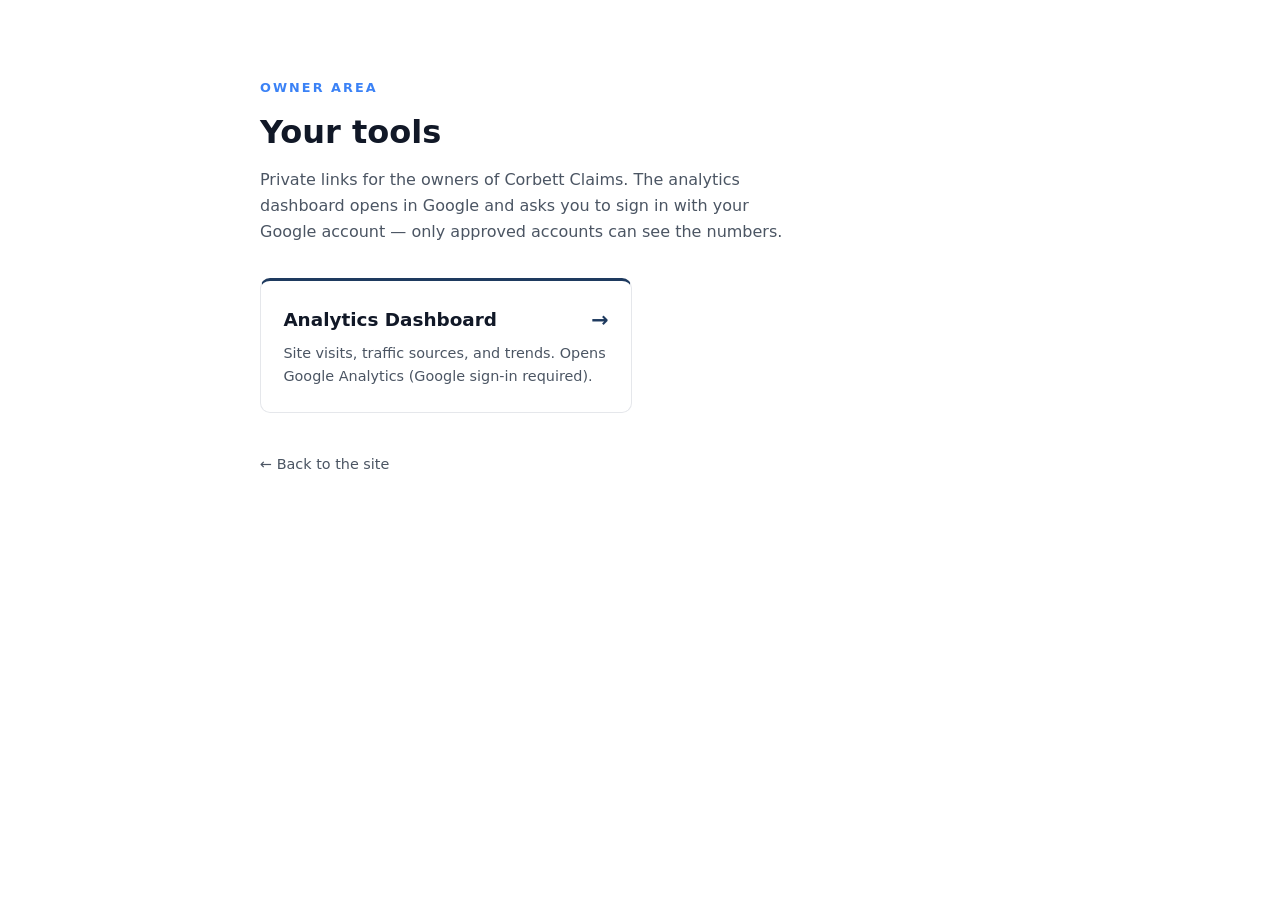
<file: owner.html>
<!DOCTYPE html>
<html lang="en">
<head>
    <meta charset="UTF-8">
    <meta name="viewport" content="width=device-width, initial-scale=1.0">
    <title>Owner Area | Corbett Claims</title>

    <!-- Owner-only hub. Not for the public: kept out of search engines and the sitemap.
         The page itself holds NO analytics data — it only links out to Google's dashboard,
         which sits behind Google sign-in. So even though the URL is technically reachable,
         nothing sensitive is exposed here. -->

    <!-- INTENTIONALLY NO ANALYTICS — TF6 owner decision, 2026-07-21 (PUBLIC-ONLY).
         Do not add analytics.js to this page. Analytics never fires on an owner or
         internal surface, and this page's whole security story is that it holds no
         data. Two independent reasons beyond the policy: the owner's own sessions
         would pollute a very small conversion dataset, and this page currently has
         no <script> element at all.
         Checked at pre-push by scripts/check-analytics-config.sh; ENFORCED at runtime
         by the owner-path guard in analytics.js, which returns before loading any
         vendor script on a path matching /owner/i. The runtime guard is the real
         control — the script is a convenience, because this repo has no CI. -->
    <meta name="robots" content="noindex, nofollow">
    <link rel="canonical" href="https://www.corbettclaims.com/owner.html">
    <link rel="stylesheet" href="/styles.css">
    <style>
        .owner-wrap {
            max-width: 760px;
            margin: 0 auto;
            padding: 4rem 1.5rem 5rem;
        }
        .owner-eyebrow {
            font-size: 0.8rem;
            text-transform: uppercase;
            letter-spacing: 0.16em;
            color: var(--primary-soft);
            font-weight: 600;
            margin-bottom: 0.5rem;
        }
        .owner-wrap h1 {
            font-size: 2rem;
            color: var(--text);
            margin: 0 0 0.5rem;
        }
        .owner-lede {
            color: var(--muted);
            max-width: 52ch;
            margin: 0 0 2rem;
        }
        .owner-grid {
            list-style: none;
            padding: 0;
            margin: 0;
            display: grid;
            grid-template-columns: repeat(auto-fill, minmax(16rem, 1fr));
            gap: 1rem;
        }
        .owner-grid a {
            display: grid;
            grid-template-columns: 1fr auto;
            align-items: center;
            gap: 0.25rem 1rem;
            padding: 1.4rem;
            text-decoration: none;
            border: 1px solid var(--border);
            border-top: 3px solid var(--primary);
            border-radius: 10px;
            background: #fff;
            transition: border-color 0.15s ease, box-shadow 0.15s ease;
        }
        .owner-grid a:hover {
            border-top-color: var(--primary-soft);
            box-shadow: 0 4px 16px rgba(30, 58, 95, 0.1);
        }
        .owner-grid a:focus-visible {
            outline: 2px solid var(--focus-ring);
            outline-offset: 2px;
        }
        .owner-t {
            font-size: 1.15rem;
            font-weight: 700;
            color: var(--text);
        }
        .owner-d {
            grid-column: 1 / -1;
            font-size: 0.9rem;
            color: var(--muted);
        }
        .owner-go {
            color: var(--primary);
            font-size: 1.3rem;
            font-weight: 700;
        }
        .owner-back {
            display: inline-block;
            margin-top: 2.5rem;
            color: var(--muted);
            font-size: 0.9rem;
            text-decoration: none;
        }
        .owner-back:hover {
            color: var(--primary);
            text-decoration: underline;
        }
    </style>
</head>
<body>
    <main class="owner-wrap">
        <p class="owner-eyebrow">Owner Area</p>
        <h1>Your tools</h1>
        <p class="owner-lede">
            Private links for the owners of Corbett Claims. The analytics dashboard opens in
            Google and asks you to sign in with your Google account &mdash; only approved
            accounts can see the numbers.
        </p>

        <ul class="owner-grid" role="list">
            <li>
                <!-- Analytics dashboard.
                     Default target is Google Analytics' own reporting UI (free, behind Google
                     sign-in). For a prettier custom report, build a Looker Studio dashboard from
                     your GA4 data (also free) and paste its share URL below in place of this one.
                     Setup steps: docs/OWNER-VIEW-SETUP.md -->
                <a href="https://analytics.google.com/" target="_blank" rel="noopener noreferrer">
                    <span class="owner-t">Analytics Dashboard</span>
                    <span class="owner-go" aria-hidden="true">&rarr;</span>
                    <span class="owner-d">
                        Site visits, traffic sources, and trends. Opens Google Analytics
                        (Google sign-in required).
                    </span>
                </a>
            </li>
            <!-- Add future owner-only tools here. -->
        </ul>

        <a class="owner-back" href="/">&larr; Back to the site</a>
    </main>
</body>
</html>
</file>
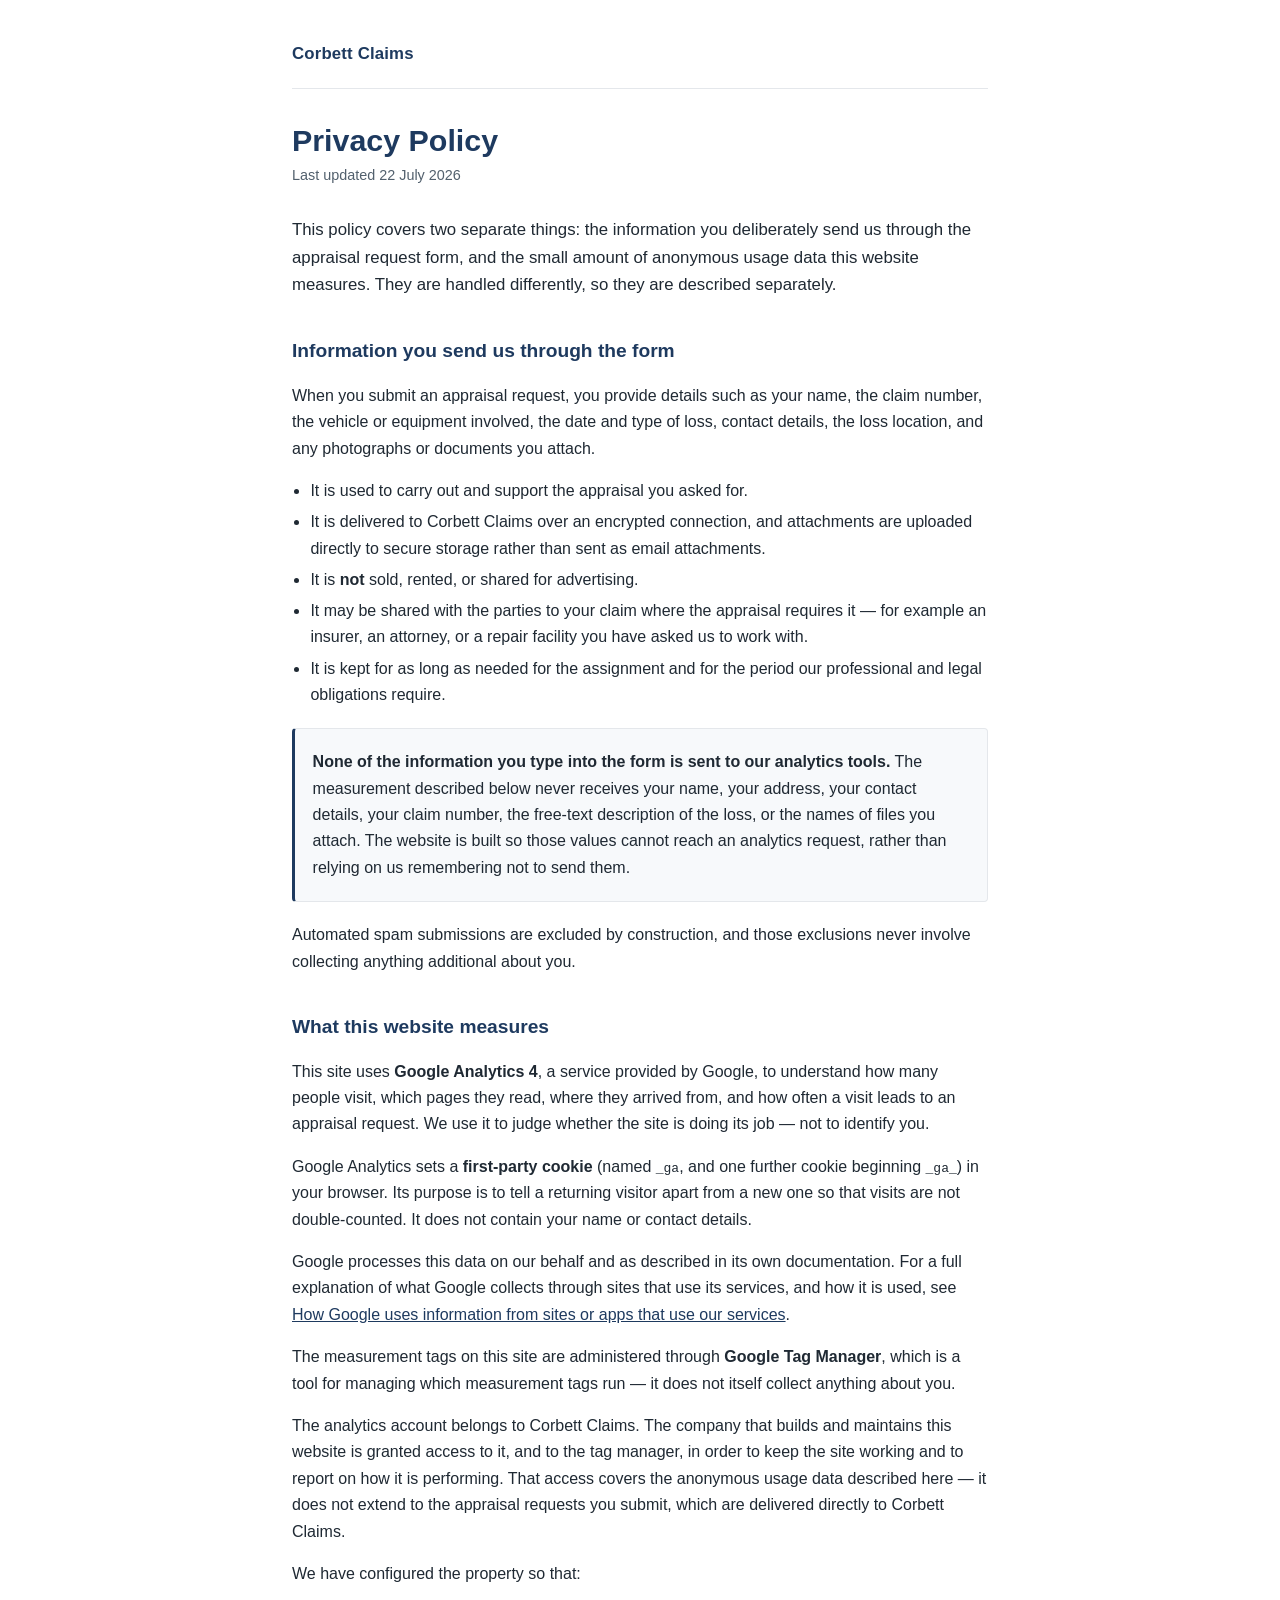
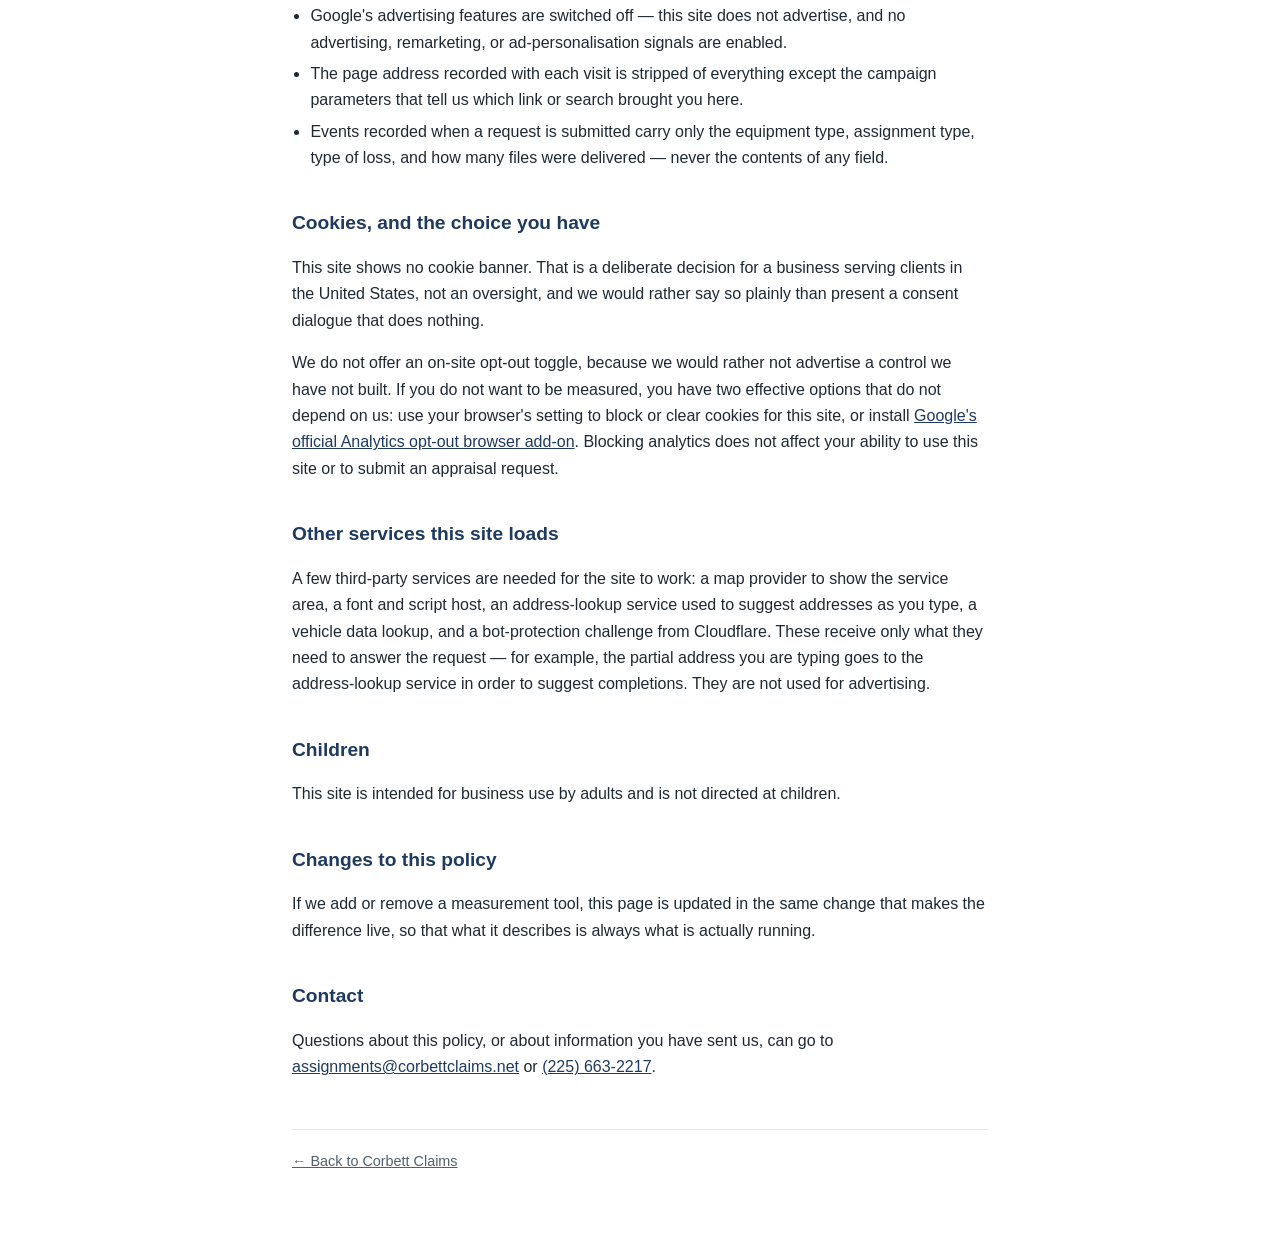
<file: privacy.html>
<!DOCTYPE html>
<html lang="en">
<head>
    <meta charset="UTF-8">
    <meta name="viewport" content="width=device-width, initial-scale=1.0">
    <title>Privacy Policy | Corbett Claims</title>
    <meta name="description" content="How Corbett Claims handles the information you send through this website, and what the site measures.">
    <link rel="canonical" href="https://www.corbettclaims.com/privacy.html">
    <meta name="referrer" content="strict-origin-when-cross-origin">
    <link rel="icon" type="image/svg+xml" href="data:image/svg+xml,%3Csvg xmlns='http://www.w3.org/2000/svg' viewBox='0 0 64 64'%3E%3Crect width='64' height='64' rx='12' fill='%231e3a5f'/%3E%3Ctext x='50%25' y='54%25' text-anchor='middle' dominant-baseline='middle' font-family='Arial, sans-serif' font-weight='800' font-size='32' fill='white'%3ECC%3C/text%3E%3C/svg%3E">
    <!--
      THIS PAGE IS A COMPLIANCE ARTIFACT, NOT MARKETING COPY.

      Google Analytics' terms of service require a posted privacy policy that
      gives notice of cookie use, discloses the use of Google Analytics and how
      it collects and processes data, and links Google's "How Google uses
      information from sites or apps that use our services" page. All three are
      below. Removing any of them puts the GA4 property in breach.

      Two rules for editing this page:

        1. Never promise a control this site does not implement. There is no
           cookie banner and no on-site opt-out toggle, so this page does not
           claim either. A policy that advertises a mechanism that does not
           exist is a false statement on the one page whose entire function is
           being true.

        2. Never describe a tool that is not actually running. Cloudflare Web
           Analytics is wired in analytics.js but is NOT enabled, so it is not
           described here as being in use. If you set CWA_SITE_TOKEN, you must
           update this page in the SAME commit — scripts/check-analytics-config.sh
           fails the push if you don't.

      Keep the description of the spam defences at the level it is at now.
      "Excluded by construction" is the correct amount of detail; naming the
      mechanism or its markup would tell a spammer exactly what to avoid.

      Note that THIS comment is served to the public too — HTML comments are in
      the page source every visitor can read. Do not put anything in here you
      would not put in the visible copy.
    -->
    <style>
        :root { color-scheme: light; --ink:#1f2933; --muted:#52606d; --navy:#1e3a5f; --line:#e4e7eb; }
        * { box-sizing: border-box; }
        body {
            margin: 0; padding: 0;
            font-family: -apple-system, BlinkMacSystemFont, "Segoe UI", Roboto, Helvetica, Arial, sans-serif;
            color: var(--ink); background: #fff; line-height: 1.65;
        }
        .wrap { max-width: 46rem; margin: 0 auto; padding: 2.5rem 1.25rem 4rem; }
        header { border-bottom: 1px solid var(--line); padding-bottom: 1.25rem; margin-bottom: 2rem; }
        .brand { font-weight: 800; color: var(--navy); text-decoration: none; font-size: 1.05rem; letter-spacing: .01em; }
        h1 { font-size: 1.9rem; line-height: 1.25; margin: 1.5rem 0 .35rem; color: var(--navy); }
        h2 { font-size: 1.2rem; margin: 2.25rem 0 .5rem; color: var(--navy); }
        .updated { color: var(--muted); font-size: .9rem; margin: 0 0 1.75rem; }
        p, li { color: var(--ink); }
        ul { padding-left: 1.15rem; }
        li { margin: .3rem 0; }
        a { color: var(--navy); }
        .lede { font-size: 1.05rem; }
        .box { background: #f7f9fb; border: 1px solid var(--line); border-left: 3px solid var(--navy); border-radius: 4px; padding: .9rem 1.1rem; margin: 1.25rem 0; }
        .box p { margin: .35rem 0; }
        footer { border-top: 1px solid var(--line); margin-top: 3rem; padding-top: 1.25rem; color: var(--muted); font-size: .9rem; }
        footer a { color: var(--muted); }
    </style>
    <script src="/analytics.js" defer></script>
</head>
<body>
<div class="wrap">
    <header><a class="brand" href="/">Corbett Claims</a></header>

    <h1>Privacy Policy</h1>
    <p class="updated">Last updated 22 July 2026</p>

    <p class="lede">
        This policy covers two separate things: the information you deliberately send us through the
        appraisal request form, and the small amount of anonymous usage data this website measures.
        They are handled differently, so they are described separately.
    </p>

    <h2>Information you send us through the form</h2>
    <p>
        When you submit an appraisal request, you provide details such as your name, the claim number,
        the vehicle or equipment involved, the date and type of loss, contact details, the loss location,
        and any photographs or documents you attach.
    </p>
    <ul>
        <li>It is used to carry out and support the appraisal you asked for.</li>
        <li>It is delivered to Corbett Claims over an encrypted connection, and attachments are uploaded
            directly to secure storage rather than sent as email attachments.</li>
        <li>It is <strong>not</strong> sold, rented, or shared for advertising.</li>
        <li>It may be shared with the parties to your claim where the appraisal requires it — for example
            an insurer, an attorney, or a repair facility you have asked us to work with.</li>
        <li>It is kept for as long as needed for the assignment and for the period our professional and
            legal obligations require.</li>
    </ul>
    <div class="box">
        <p><strong>None of the information you type into the form is sent to our analytics tools.</strong>
        The measurement described below never receives your name, your address, your contact details, your
        claim number, the free-text description of the loss, or the names of files you attach. The website
        is built so those values cannot reach an analytics request, rather than relying on us remembering
        not to send them.</p>
    </div>
    <p>
        Automated spam submissions are excluded by construction, and those exclusions never involve
        collecting anything additional about you.
    </p>

    <h2>What this website measures</h2>
    <p>
        This site uses <strong>Google Analytics 4</strong>, a service provided by Google, to understand how
        many people visit, which pages they read, where they arrived from, and how often a visit leads to an
        appraisal request. We use it to judge whether the site is doing its job — not to identify you.
    </p>
    <p>
        Google Analytics sets a <strong>first-party cookie</strong> (named <code>_ga</code>, and one further
        cookie beginning <code>_ga_</code>) in your browser. Its purpose is to tell a returning visitor apart
        from a new one so that visits are not double-counted. It does not contain your name or contact
        details.
    </p>
    <p>
        Google processes this data on our behalf and as described in its own documentation. For a full
        explanation of what Google collects through sites that use its services, and how it is used, see
        <a href="https://policies.google.com/technologies/partner-sites" rel="noopener">How Google uses
        information from sites or apps that use our services</a>.
    </p>
    <p>
        The measurement tags on this site are administered through <strong>Google Tag Manager</strong>,
        which is a tool for managing which measurement tags run — it does not itself collect anything
        about you.
    </p>
    <p>
        The analytics account belongs to Corbett Claims. The company that builds and maintains this
        website is granted access to it, and to the tag manager, in order to keep the site working and
        to report on how it is performing. That access covers the anonymous usage data described here —
        it does not extend to the appraisal requests you submit, which are delivered directly to
        Corbett Claims.
    </p>
    <p>We have configured the property so that:</p>
    <ul>
        <li>Google's advertising features are switched off — this site does not advertise, and no
            advertising, remarketing, or ad-personalisation signals are enabled.</li>
        <li>The page address recorded with each visit is stripped of everything except the campaign
            parameters that tell us which link or search brought you here.</li>
        <li>Events recorded when a request is submitted carry only the equipment type, assignment type,
            type of loss, and how many files were delivered — never the contents of any field.</li>
    </ul>

    <h2>Cookies, and the choice you have</h2>
    <p>
        This site shows no cookie banner. That is a deliberate decision for a business serving clients in
        the United States, not an oversight, and we would rather say so plainly than present a consent
        dialogue that does nothing.
    </p>
    <p>
        We do not offer an on-site opt-out toggle, because we would rather not advertise a control we have
        not built. If you do not want to be measured, you have two effective options that do not depend on
        us: use your browser's setting to block or clear cookies for this site, or install
        <a href="https://tools.google.com/dlpage/gaoptout" rel="noopener">Google's official Analytics
        opt-out browser add-on</a>. Blocking analytics does not affect your ability to use this site or to
        submit an appraisal request.
    </p>

    <h2>Other services this site loads</h2>
    <p>
        A few third-party services are needed for the site to work: a map provider to show the service area,
        a font and script host, an address-lookup service used to suggest addresses as you type, a vehicle
        data lookup, and a bot-protection challenge from Cloudflare. These receive only what they need to
        answer the request — for example, the partial address you are typing goes to the address-lookup
        service in order to suggest completions. They are not used for advertising.
    </p>

    <h2>Children</h2>
    <p>This site is intended for business use by adults and is not directed at children.</p>

    <h2>Changes to this policy</h2>
    <p>
        If we add or remove a measurement tool, this page is updated in the same change that makes the
        difference live, so that what it describes is always what is actually running.
    </p>

    <h2>Contact</h2>
    <p>
        Questions about this policy, or about information you have sent us, can go to
        <a href="mailto:assignments@corbettclaims.net">assignments@corbettclaims.net</a> or
        <a href="tel:2256632217">(225)&nbsp;663-2217</a>.
    </p>

    <footer>
        <a href="/">&larr; Back to Corbett Claims</a>
    </footer>
</div>
</body>
</html>
</file>
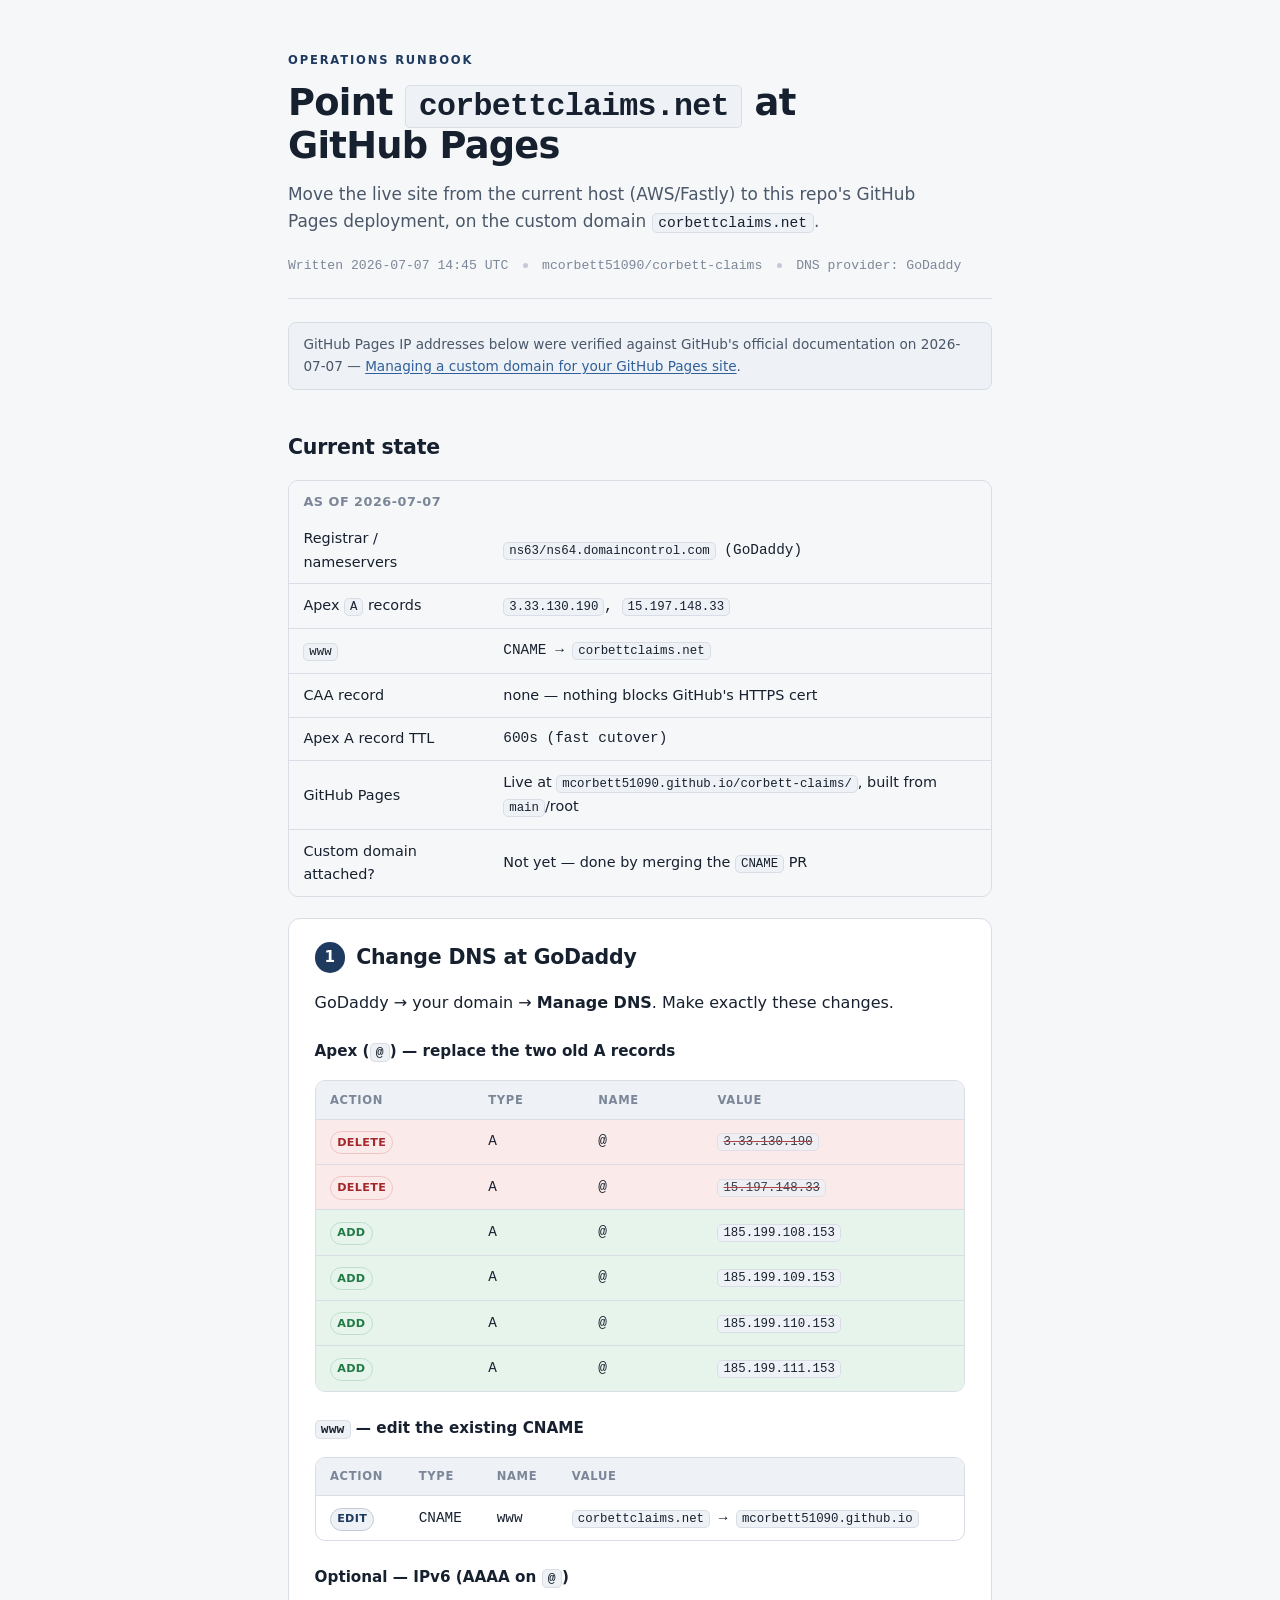
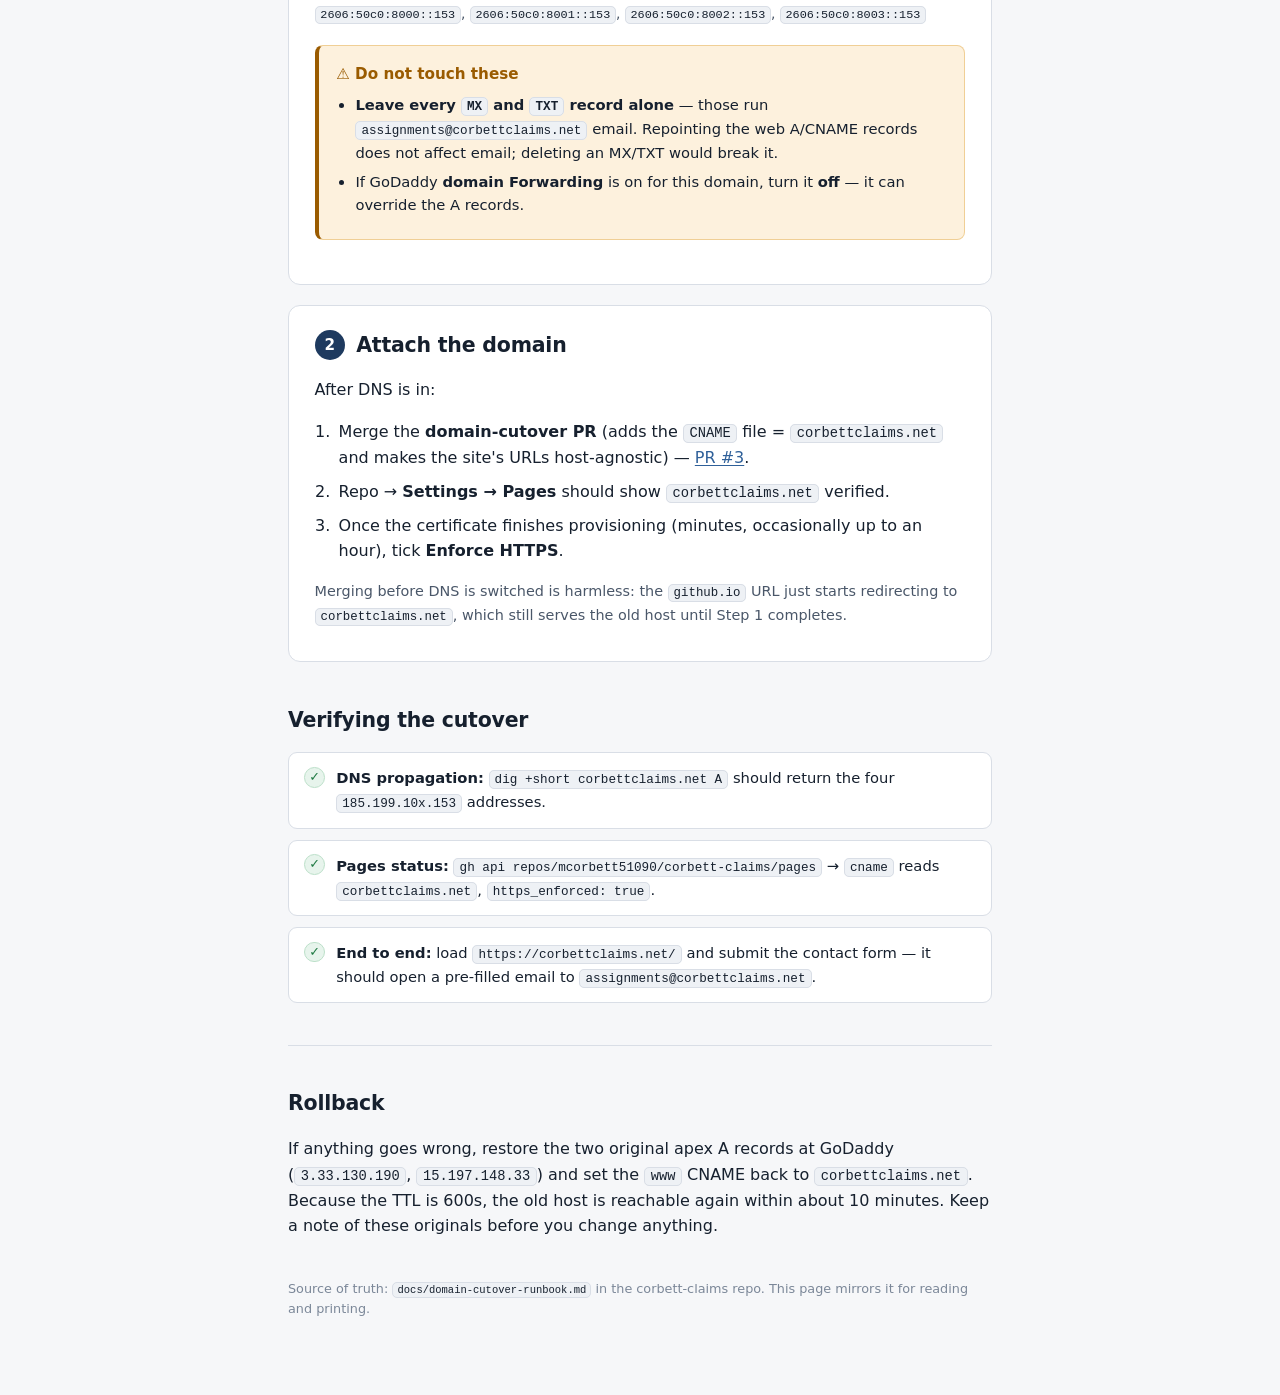
<file: docs/domain-cutover-runbook.html>
<!DOCTYPE html>
<html lang="en">
<head>
  <meta charset="UTF-8">
  <meta name="viewport" content="width=device-width, initial-scale=1.0">
  <link rel="icon" href='data:image/svg+xml,<svg xmlns="http://www.w3.org/2000/svg" viewBox="0 0 16 16"><text y="13" font-size="13">🌐</text></svg>'>
<title>Domain Cutover Runbook — corbettclaims.net → GitHub Pages</title>
<style>
  :root {
    --ground:#f6f7f9; --surface:#ffffff; --surface-2:#eef1f5;
    --ink:#16202e; --ink-soft:#4a5769; --ink-faint:#7b8798;
    --border:#d9dee6; --border-strong:#c3cad5;
    --navy:#1e3a5f; --link:#2f6099;
    --del:#a3272b; --del-bg:#fbeaea; --del-border:#eec4c4;
    --add:#1f7a43; --add-bg:#e7f4ec; --add-border:#bce0c9;
    --warn:#9a5b00; --warn-bg:#fdf1dd; --warn-border:#f0cf95;
    --font-sans:system-ui,-apple-system,"Segoe UI",Roboto,Helvetica,Arial,sans-serif;
    --font-mono:ui-monospace,"SF Mono",SFMono-Regular,Menlo,Consolas,"Liberation Mono",monospace;
  }
  @media (prefers-color-scheme: dark) {
    :root {
      --ground:#0d1420; --surface:#131c2b; --surface-2:#1b2739;
      --ink:#e6ebf2; --ink-soft:#a9b4c4; --ink-faint:#74839a;
      --border:#263449; --border-strong:#33465f;
      --navy:#7aa7dd; --link:#8fbaf0;
      --del:#e88b8e; --del-bg:#2a1618; --del-border:#4a2529;
      --add:#7bd29b; --add-bg:#10241a; --add-border:#244d34;
      --warn:#e6b26a; --warn-bg:#2a2010; --warn-border:#4a3a1c;
    }
  }
  :root[data-theme="light"] {
    --ground:#f6f7f9; --surface:#ffffff; --surface-2:#eef1f5;
    --ink:#16202e; --ink-soft:#4a5769; --ink-faint:#7b8798;
    --border:#d9dee6; --border-strong:#c3cad5;
    --navy:#1e3a5f; --link:#2f6099;
    --del:#a3272b; --del-bg:#fbeaea; --del-border:#eec4c4;
    --add:#1f7a43; --add-bg:#e7f4ec; --add-border:#bce0c9;
    --warn:#9a5b00; --warn-bg:#fdf1dd; --warn-border:#f0cf95;
  }
  :root[data-theme="dark"] {
    --ground:#0d1420; --surface:#131c2b; --surface-2:#1b2739;
    --ink:#e6ebf2; --ink-soft:#a9b4c4; --ink-faint:#74839a;
    --border:#263449; --border-strong:#33465f;
    --navy:#7aa7dd; --link:#8fbaf0;
    --del:#e88b8e; --del-bg:#2a1618; --del-border:#4a2529;
    --add:#7bd29b; --add-bg:#10241a; --add-border:#244d34;
    --warn:#e6b26a; --warn-bg:#2a2010; --warn-border:#4a3a1c;
  }

  * { box-sizing:border-box; }
  body {
    margin:0; background:var(--ground); color:var(--ink);
    font-family:var(--font-sans); line-height:1.6;
    -webkit-font-smoothing:antialiased;
  }
  .wrap { max-width:760px; margin:0 auto; padding:clamp(1.5rem,4vw,3.5rem) clamp(1rem,4vw,1.75rem) 4rem; }

  /* Header */
  .eyebrow {
    font-size:.72rem; font-weight:700; letter-spacing:.16em; text-transform:uppercase;
    color:var(--navy); margin:0 0 .75rem;
  }
  h1 {
    font-size:clamp(1.7rem,4.5vw,2.3rem); line-height:1.12; letter-spacing:-.02em;
    font-weight:800; margin:0 0 .9rem; text-wrap:balance; color:var(--ink);
  }
  .lede { font-size:1.06rem; color:var(--ink-soft); margin:0 0 1.25rem; max-width:60ch; }
  .metaline {
    display:flex; flex-wrap:wrap; gap:.5rem .9rem; align-items:center;
    font-size:.82rem; color:var(--ink-faint); font-family:var(--font-mono);
    padding-bottom:1.4rem; margin-bottom:.4rem; border-bottom:1px solid var(--border);
  }
  .metaline span { display:inline-flex; align-items:center; gap:.4rem; }
  .metaline .dot { width:5px; height:5px; border-radius:50%; background:var(--border-strong); }

  /* Verified-source note */
  .note {
    font-size:.85rem; color:var(--ink-soft); background:var(--surface-2);
    border:1px solid var(--border); border-radius:8px; padding:.7rem .9rem; margin:1.4rem 0;
  }
  .note a { color:var(--link); }

  /* Section headings */
  h2 {
    font-size:1.28rem; letter-spacing:-.01em; font-weight:750; margin:2.6rem 0 1rem;
    display:flex; align-items:center; gap:.7rem; text-wrap:balance;
  }
  .step h2 { margin-top:0; }
  .stepnum {
    flex:0 0 auto; width:1.9rem; height:1.9rem; border-radius:50%;
    background:var(--navy); color:#fff; font-size:.95rem; font-weight:700;
    display:inline-flex; align-items:center; justify-content:center;
    font-variant-numeric:tabular-nums;
  }
  @media (prefers-color-scheme: dark) { .stepnum { color:#0d1420; } }
  :root[data-theme="dark"] .stepnum { color:#0d1420; }
  :root[data-theme="light"] .stepnum { color:#fff; }

  h3 { font-size:.95rem; font-weight:700; margin:1.5rem 0 .6rem; color:var(--ink); }

  p { margin:.7rem 0; }
  a { color:var(--link); text-underline-offset:2px; }
  a:focus-visible, summary:focus-visible { outline:2px solid var(--navy); outline-offset:2px; border-radius:3px; }

  /* Cards */
  .card {
    background:var(--surface); border:1px solid var(--border); border-radius:12px;
    padding:1.4rem clamp(1rem,3vw,1.6rem); margin:1.3rem 0;
  }
  .step { position:relative; }

  /* Machine values */
  code {
    font-family:var(--font-mono); font-size:.86em;
    background:var(--surface-2); border:1px solid var(--border);
    padding:.08em .4em; border-radius:5px; color:var(--ink);
    white-space:nowrap;
  }

  /* Tables */
  .scroll { overflow-x:auto; margin:1rem 0; border:1px solid var(--border); border-radius:10px; }
  table { border-collapse:collapse; width:100%; font-size:.9rem; min-width:460px; }
  caption { caption-side:top; text-align:left; font-size:.8rem; color:var(--ink-faint);
    letter-spacing:.04em; text-transform:uppercase; font-weight:600; padding:.7rem .9rem .3rem; }
  th {
    text-align:left; font-size:.72rem; letter-spacing:.06em; text-transform:uppercase;
    color:var(--ink-faint); font-weight:700; padding:.6rem .9rem; background:var(--surface-2);
    border-bottom:1px solid var(--border);
  }
  td { padding:.62rem .9rem; border-bottom:1px solid var(--border); vertical-align:middle; }
  tr:last-child td { border-bottom:none; }
  td.mono, th.mono { font-family:var(--font-mono); font-variant-numeric:tabular-nums; white-space:nowrap; }
  .row-del td { background:var(--del-bg); }
  .row-add td { background:var(--add-bg); }
  .row-del td.mono code { text-decoration:line-through; text-decoration-color:var(--del); opacity:.85; }

  /* Action pills */
  .pill {
    display:inline-block; font-size:.7rem; font-weight:700; letter-spacing:.03em;
    padding:.14em .55em; border-radius:999px; text-transform:uppercase; white-space:nowrap;
    border:1px solid transparent;
  }
  .pill-del { color:var(--del); background:var(--del-bg); border-color:var(--del-border); }
  .pill-add { color:var(--add); background:var(--add-bg); border-color:var(--add-border); }
  .pill-edit { color:var(--navy); background:var(--surface-2); border-color:var(--border-strong); }

  /* Callout */
  .callout {
    background:var(--warn-bg); border:1px solid var(--warn-border); border-left:4px solid var(--warn);
    border-radius:8px; padding:1rem 1.1rem; margin:1.3rem 0;
  }
  .callout .h {
    font-weight:750; color:var(--warn); font-size:.95rem; margin:0 0 .4rem;
    display:flex; align-items:center; gap:.5rem;
  }
  .callout p { margin:.4rem 0; font-size:.92rem; }
  .callout ul { margin:.4rem 0; padding-left:1.2rem; }
  .callout li { margin:.3rem 0; font-size:.92rem; }

  /* Ordered/checklist steps */
  ol.plain { padding-left:1.3rem; }
  ol.plain li { margin:.5rem 0; padding-left:.2rem; }
  ul.verify { list-style:none; padding:0; margin:1rem 0; display:flex; flex-direction:column; gap:.7rem; }
  ul.verify li {
    display:flex; gap:.7rem; align-items:flex-start;
    background:var(--surface); border:1px solid var(--border); border-radius:9px; padding:.8rem .95rem;
    font-size:.92rem;
  }
  ul.verify .check {
    flex:0 0 auto; width:1.3rem; height:1.3rem; border-radius:50%;
    background:var(--add-bg); border:1px solid var(--add-border); color:var(--add);
    display:inline-flex; align-items:center; justify-content:center; font-size:.8rem; font-weight:800; margin-top:.05rem;
  }

  hr { border:none; border-top:1px solid var(--border); margin:2.6rem 0; }

  .foot { font-size:.8rem; color:var(--ink-faint); margin-top:2.5rem; }
  .foot code { font-size:.82em; }

  @media print {
    body { background:#fff; color:#000; }
    .card, .scroll, ul.verify li { break-inside:avoid; }
    .wrap { max-width:none; }
  }
</style>
</head>
<body>
<div class="wrap">

  <header>
    <p class="eyebrow">Operations Runbook</p>
    <h1>Point <code>corbettclaims.net</code> at GitHub Pages</h1>
    <p class="lede">Move the live site from the current host (AWS/Fastly) to this repo's GitHub Pages deployment, on the custom domain <code>corbettclaims.net</code>.</p>
    <div class="metaline">
      <span>Written 2026-07-07 14:45 UTC</span>
      <span class="dot" aria-hidden="true"></span>
      <span>mcorbett51090/corbett-claims</span>
      <span class="dot" aria-hidden="true"></span>
      <span>DNS provider: GoDaddy</span>
    </div>
  </header>

  <div class="note">
    GitHub Pages IP addresses below were verified against GitHub's official documentation on 2026-07-07 —
    <a href="https://docs.github.com/en/pages/configuring-a-custom-domain-for-your-github-pages-site/managing-a-custom-domain-for-your-github-pages-site">Managing a custom domain for your GitHub Pages site</a>.
  </div>

  <h2>Current state</h2>
  <div class="scroll">
    <table>
      <caption>As of 2026-07-07</caption>
      <tbody>
        <tr><td>Registrar / nameservers</td><td class="mono"><code>ns63/ns64.domaincontrol.com</code> (GoDaddy)</td></tr>
        <tr><td>Apex <code>A</code> records</td><td class="mono"><code>3.33.130.190</code>, <code>15.197.148.33</code></td></tr>
        <tr><td><code>www</code></td><td class="mono">CNAME → <code>corbettclaims.net</code></td></tr>
        <tr><td>CAA record</td><td>none — nothing blocks GitHub's HTTPS cert</td></tr>
        <tr><td>Apex A record TTL</td><td class="mono">600s (fast cutover)</td></tr>
        <tr><td>GitHub Pages</td><td>Live at <code>mcorbett51090.github.io/corbett-claims/</code>, built from <code>main</code>/root</td></tr>
        <tr><td>Custom domain attached?</td><td>Not yet — done by merging the <code>CNAME</code> PR</td></tr>
      </tbody>
    </table>
  </div>

  <section class="card step">
    <h2><span class="stepnum" aria-hidden="true">1</span> Change DNS at GoDaddy</h2>
    <p>GoDaddy → your domain → <strong>Manage DNS</strong>. Make exactly these changes.</p>

    <h3>Apex (<code>@</code>) — replace the two old A records</h3>
    <div class="scroll">
      <table>
        <thead><tr><th>Action</th><th>Type</th><th>Name</th><th>Value</th></tr></thead>
        <tbody>
          <tr class="row-del"><td><span class="pill pill-del">Delete</span></td><td class="mono">A</td><td class="mono">@</td><td class="mono"><code>3.33.130.190</code></td></tr>
          <tr class="row-del"><td><span class="pill pill-del">Delete</span></td><td class="mono">A</td><td class="mono">@</td><td class="mono"><code>15.197.148.33</code></td></tr>
          <tr class="row-add"><td><span class="pill pill-add">Add</span></td><td class="mono">A</td><td class="mono">@</td><td class="mono"><code>185.199.108.153</code></td></tr>
          <tr class="row-add"><td><span class="pill pill-add">Add</span></td><td class="mono">A</td><td class="mono">@</td><td class="mono"><code>185.199.109.153</code></td></tr>
          <tr class="row-add"><td><span class="pill pill-add">Add</span></td><td class="mono">A</td><td class="mono">@</td><td class="mono"><code>185.199.110.153</code></td></tr>
          <tr class="row-add"><td><span class="pill pill-add">Add</span></td><td class="mono">A</td><td class="mono">@</td><td class="mono"><code>185.199.111.153</code></td></tr>
        </tbody>
      </table>
    </div>

    <h3><code>www</code> — edit the existing CNAME</h3>
    <div class="scroll">
      <table>
        <thead><tr><th>Action</th><th>Type</th><th>Name</th><th>Value</th></tr></thead>
        <tbody>
          <tr><td><span class="pill pill-edit">Edit</span></td><td class="mono">CNAME</td><td class="mono">www</td><td class="mono"><code>corbettclaims.net</code> → <code>mcorbett51090.github.io</code></td></tr>
        </tbody>
      </table>
    </div>

    <h3>Optional — IPv6 (AAAA on <code>@</code>)</h3>
    <p class="mono" style="font-size:.86rem; color:var(--ink-soft);"><code>2606:50c0:8000::153</code>, <code>2606:50c0:8001::153</code>, <code>2606:50c0:8002::153</code>, <code>2606:50c0:8003::153</code></p>

    <div class="callout">
      <p class="h">⚠ Do not touch these</p>
      <ul>
        <li><strong>Leave every <code>MX</code> and <code>TXT</code> record alone</strong> — those run <code>assignments@corbettclaims.net</code> email. Repointing the web A/CNAME records does not affect email; deleting an MX/TXT would break it.</li>
        <li>If GoDaddy <strong>domain Forwarding</strong> is on for this domain, turn it <strong>off</strong> — it can override the A records.</li>
      </ul>
    </div>
  </section>

  <section class="card step">
    <h2><span class="stepnum" aria-hidden="true">2</span> Attach the domain</h2>
    <p>After DNS is in:</p>
    <ol class="plain">
      <li>Merge the <strong>domain-cutover PR</strong> (adds the <code>CNAME</code> file = <code>corbettclaims.net</code> and makes the site's URLs host-agnostic) — <a href="https://github.com/mcorbett51090/corbett-claims/pull/3">PR #3</a>.</li>
      <li>Repo → <strong>Settings → Pages</strong> should show <code>corbettclaims.net</code> verified.</li>
      <li>Once the certificate finishes provisioning (minutes, occasionally up to an hour), tick <strong>Enforce HTTPS</strong>.</li>
    </ol>
    <p style="font-size:.9rem; color:var(--ink-soft);">Merging before DNS is switched is harmless: the <code>github.io</code> URL just starts redirecting to <code>corbettclaims.net</code>, which still serves the old host until Step 1 completes.</p>
  </section>

  <h2>Verifying the cutover</h2>
  <ul class="verify">
    <li><span class="check" aria-hidden="true">✓</span><span><strong>DNS propagation:</strong> <code>dig +short corbettclaims.net A</code> should return the four <code>185.199.10x.153</code> addresses.</span></li>
    <li><span class="check" aria-hidden="true">✓</span><span><strong>Pages status:</strong> <code>gh api repos/mcorbett51090/corbett-claims/pages</code> → <code>cname</code> reads <code>corbettclaims.net</code>, <code>https_enforced: true</code>.</span></li>
    <li><span class="check" aria-hidden="true">✓</span><span><strong>End to end:</strong> load <code>https://corbettclaims.net/</code> and submit the contact form — it should open a pre-filled email to <code>assignments@corbettclaims.net</code>.</span></li>
  </ul>

  <hr>

  <h2>Rollback</h2>
  <p>If anything goes wrong, restore the two original apex A records at GoDaddy (<code>3.33.130.190</code>, <code>15.197.148.33</code>) and set the <code>www</code> CNAME back to <code>corbettclaims.net</code>. Because the TTL is 600s, the old host is reachable again within about 10 minutes. Keep a note of these originals before you change anything.</p>

  <p class="foot">Source of truth: <code>docs/domain-cutover-runbook.md</code> in the corbett-claims repo. This page mirrors it for reading and printing.</p>

</div>

</body>
</html>
</file>
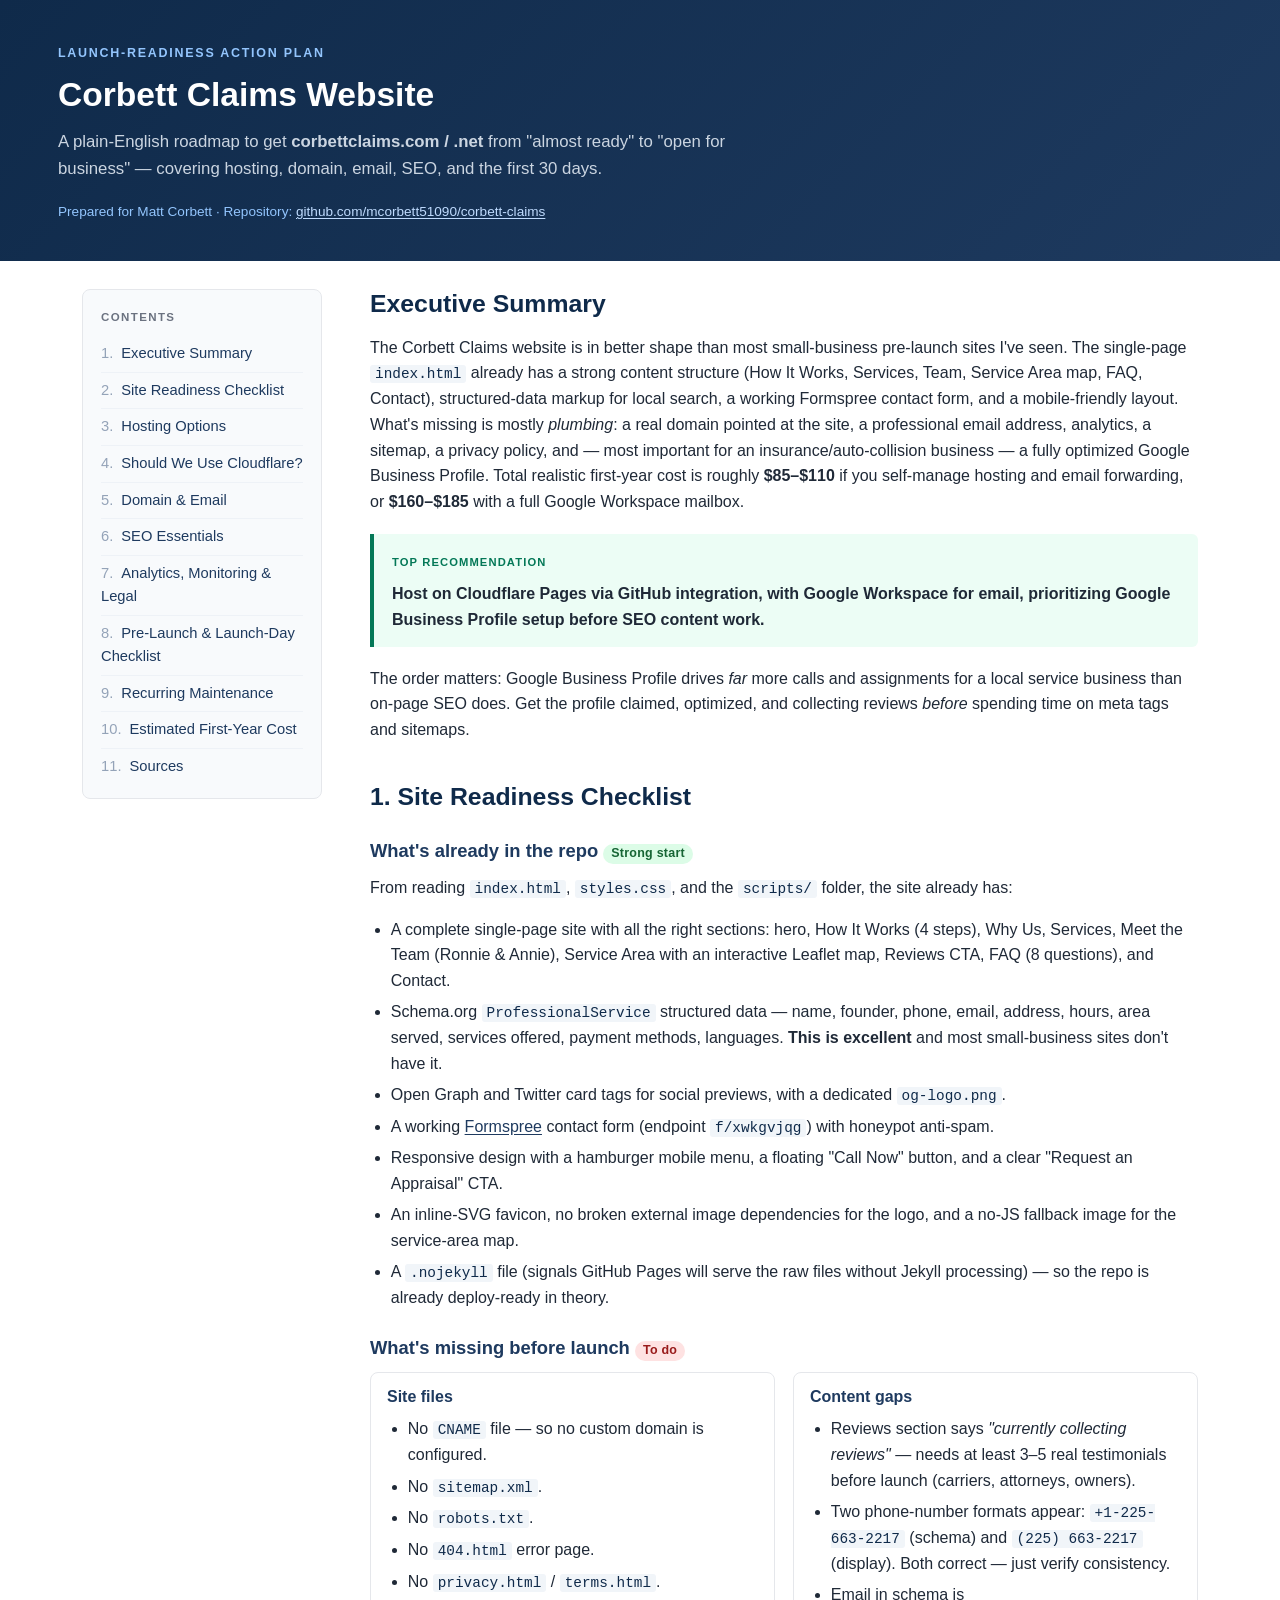
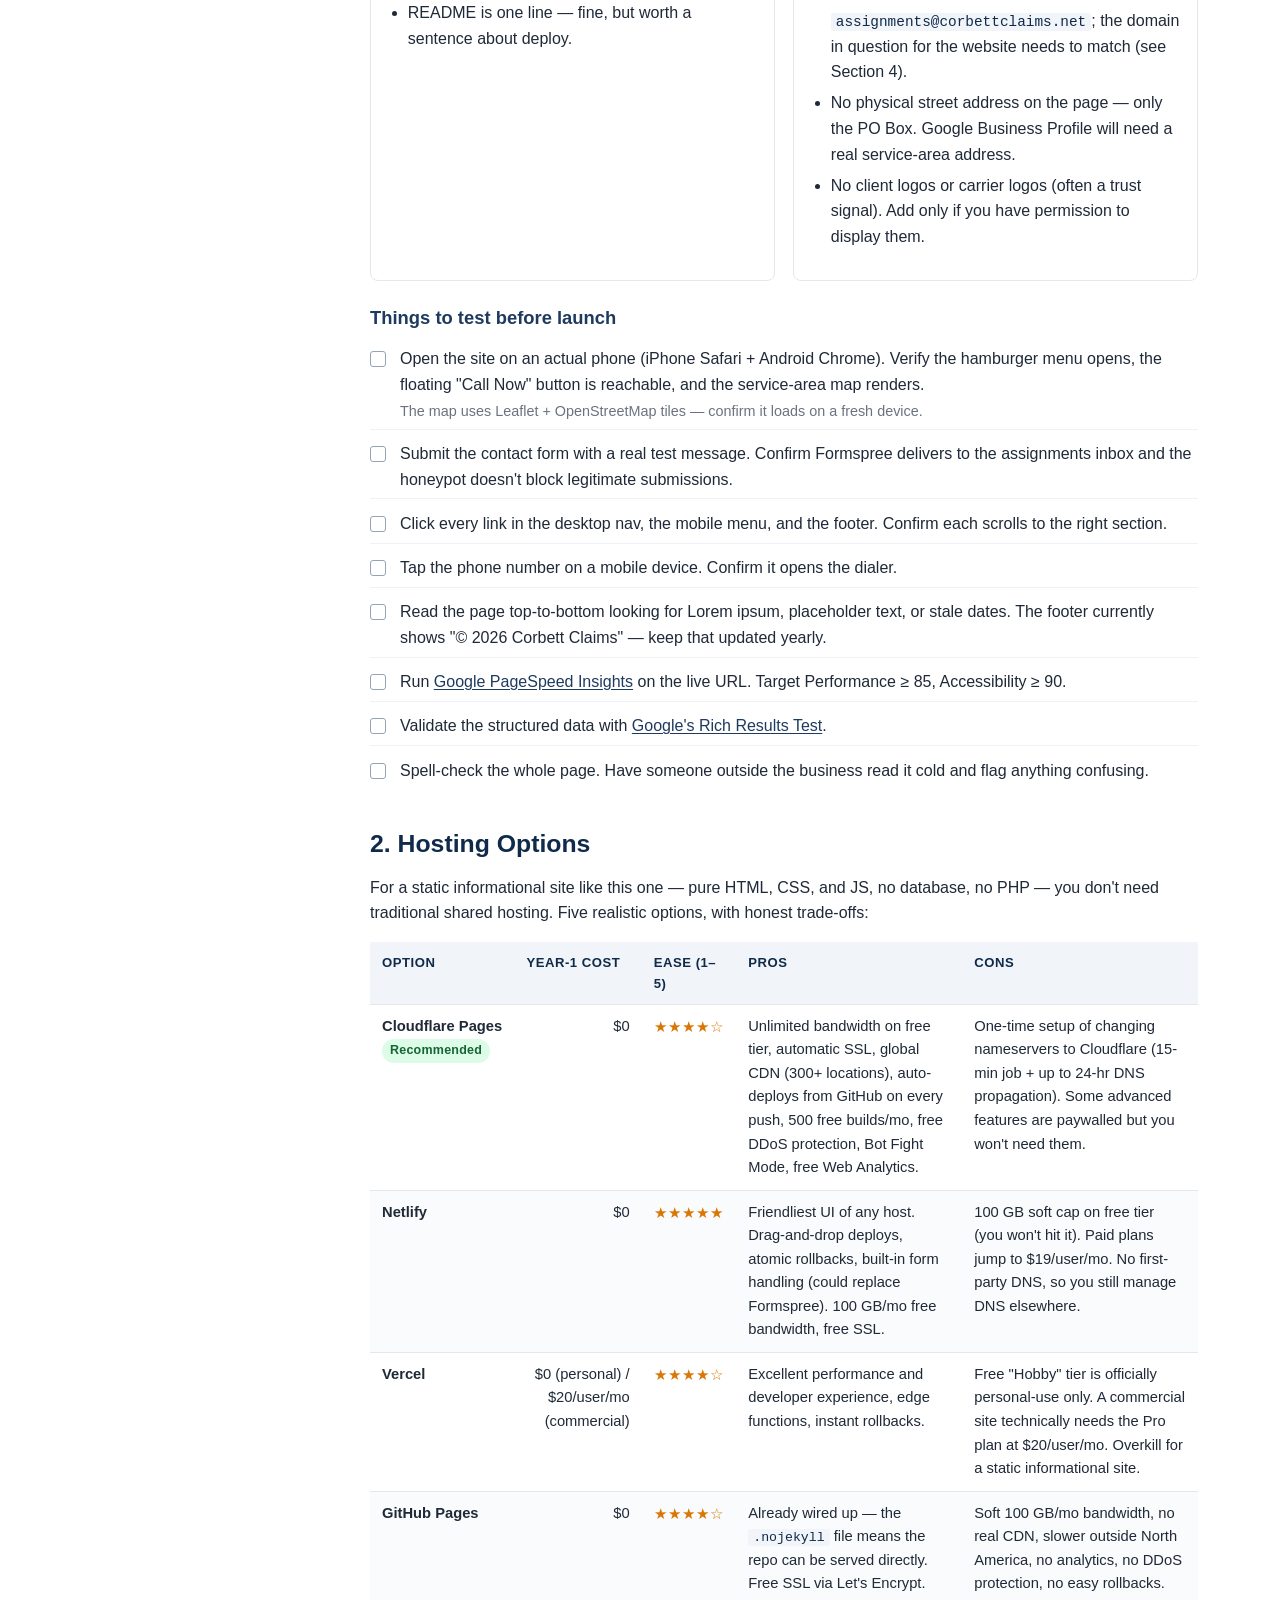
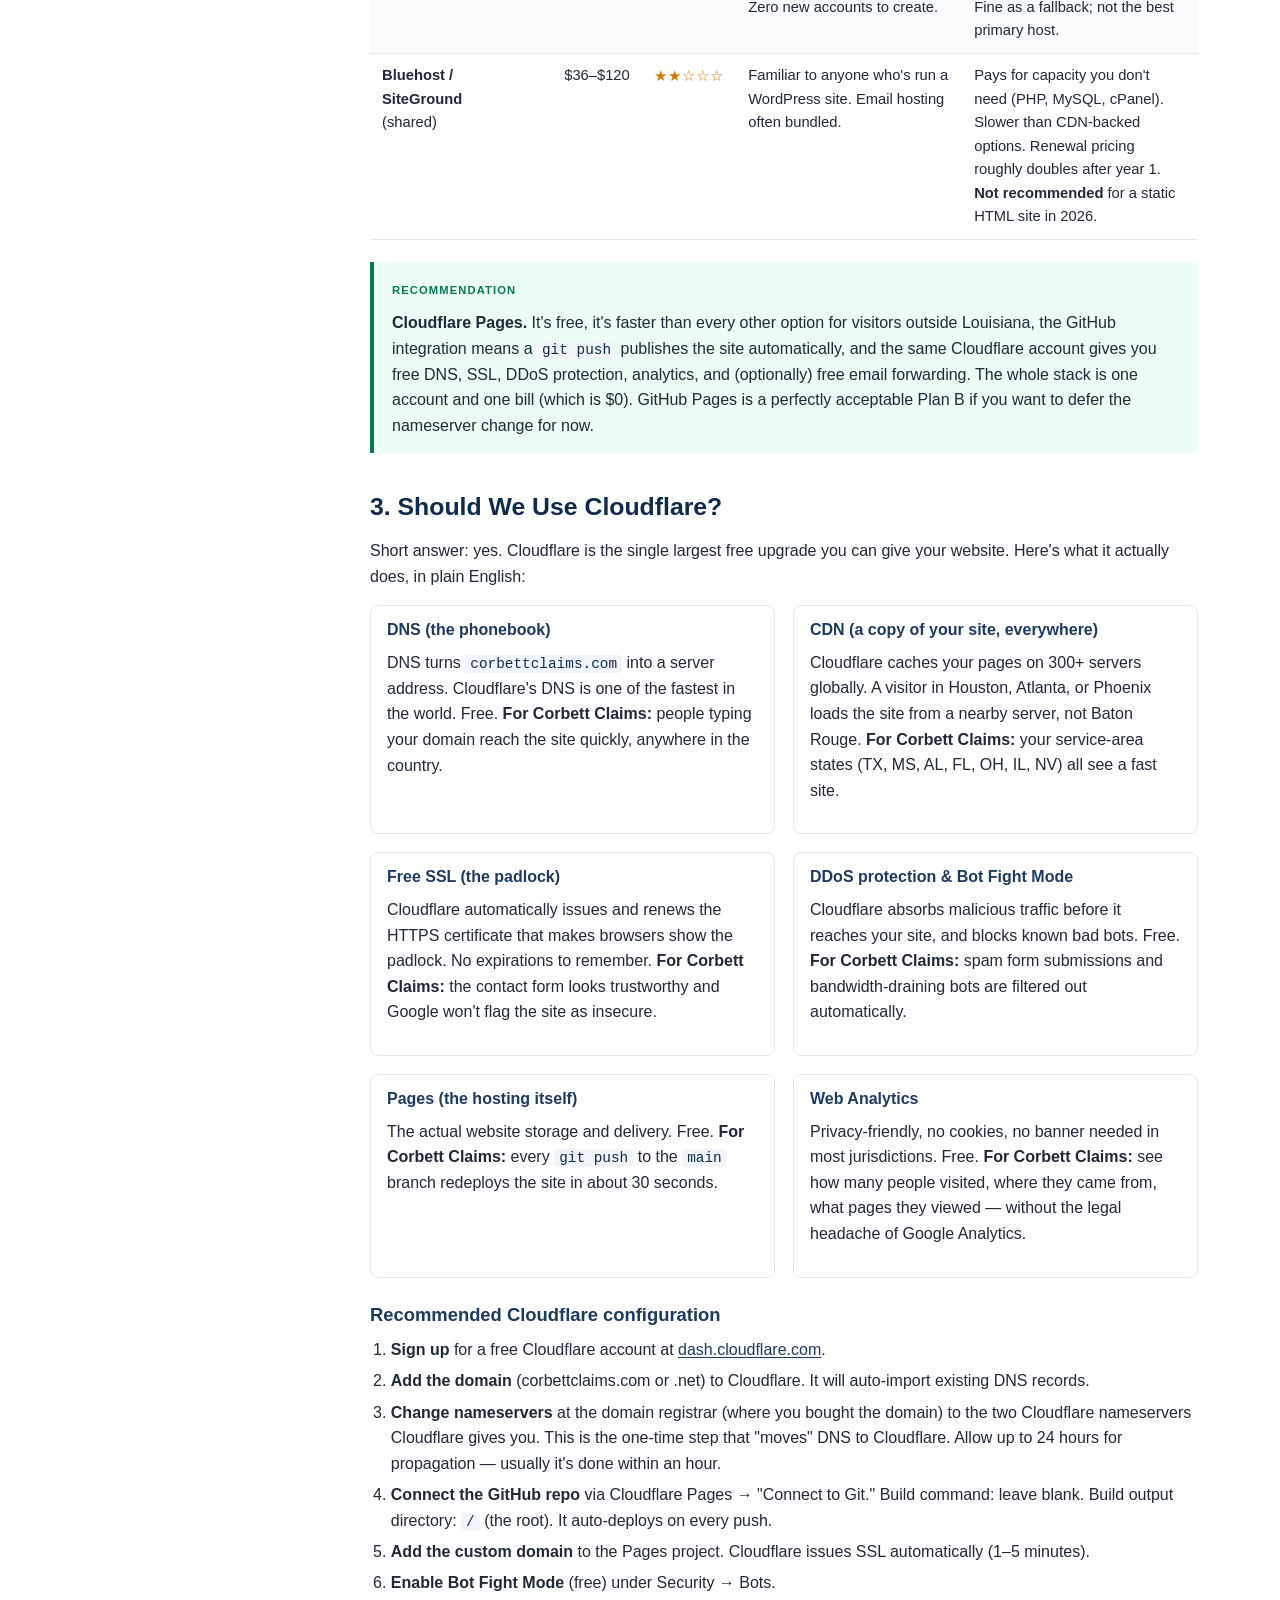
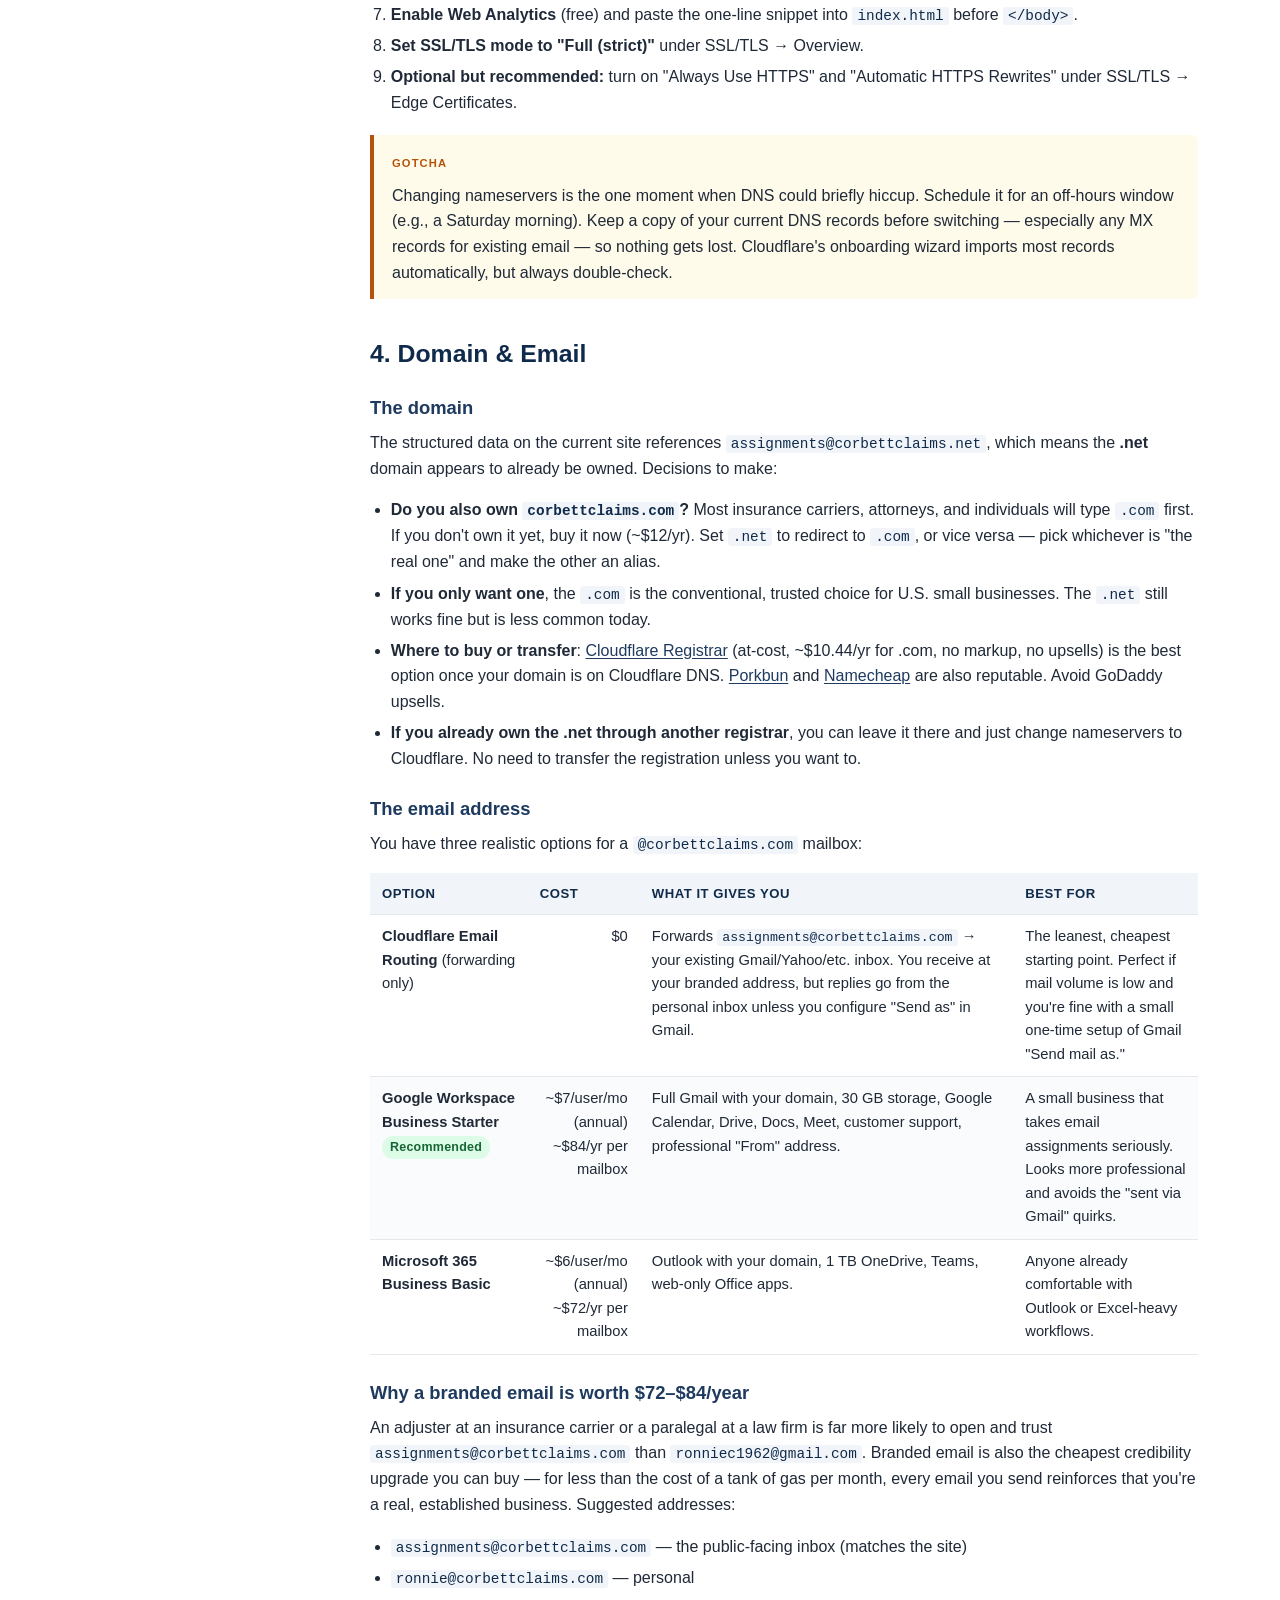
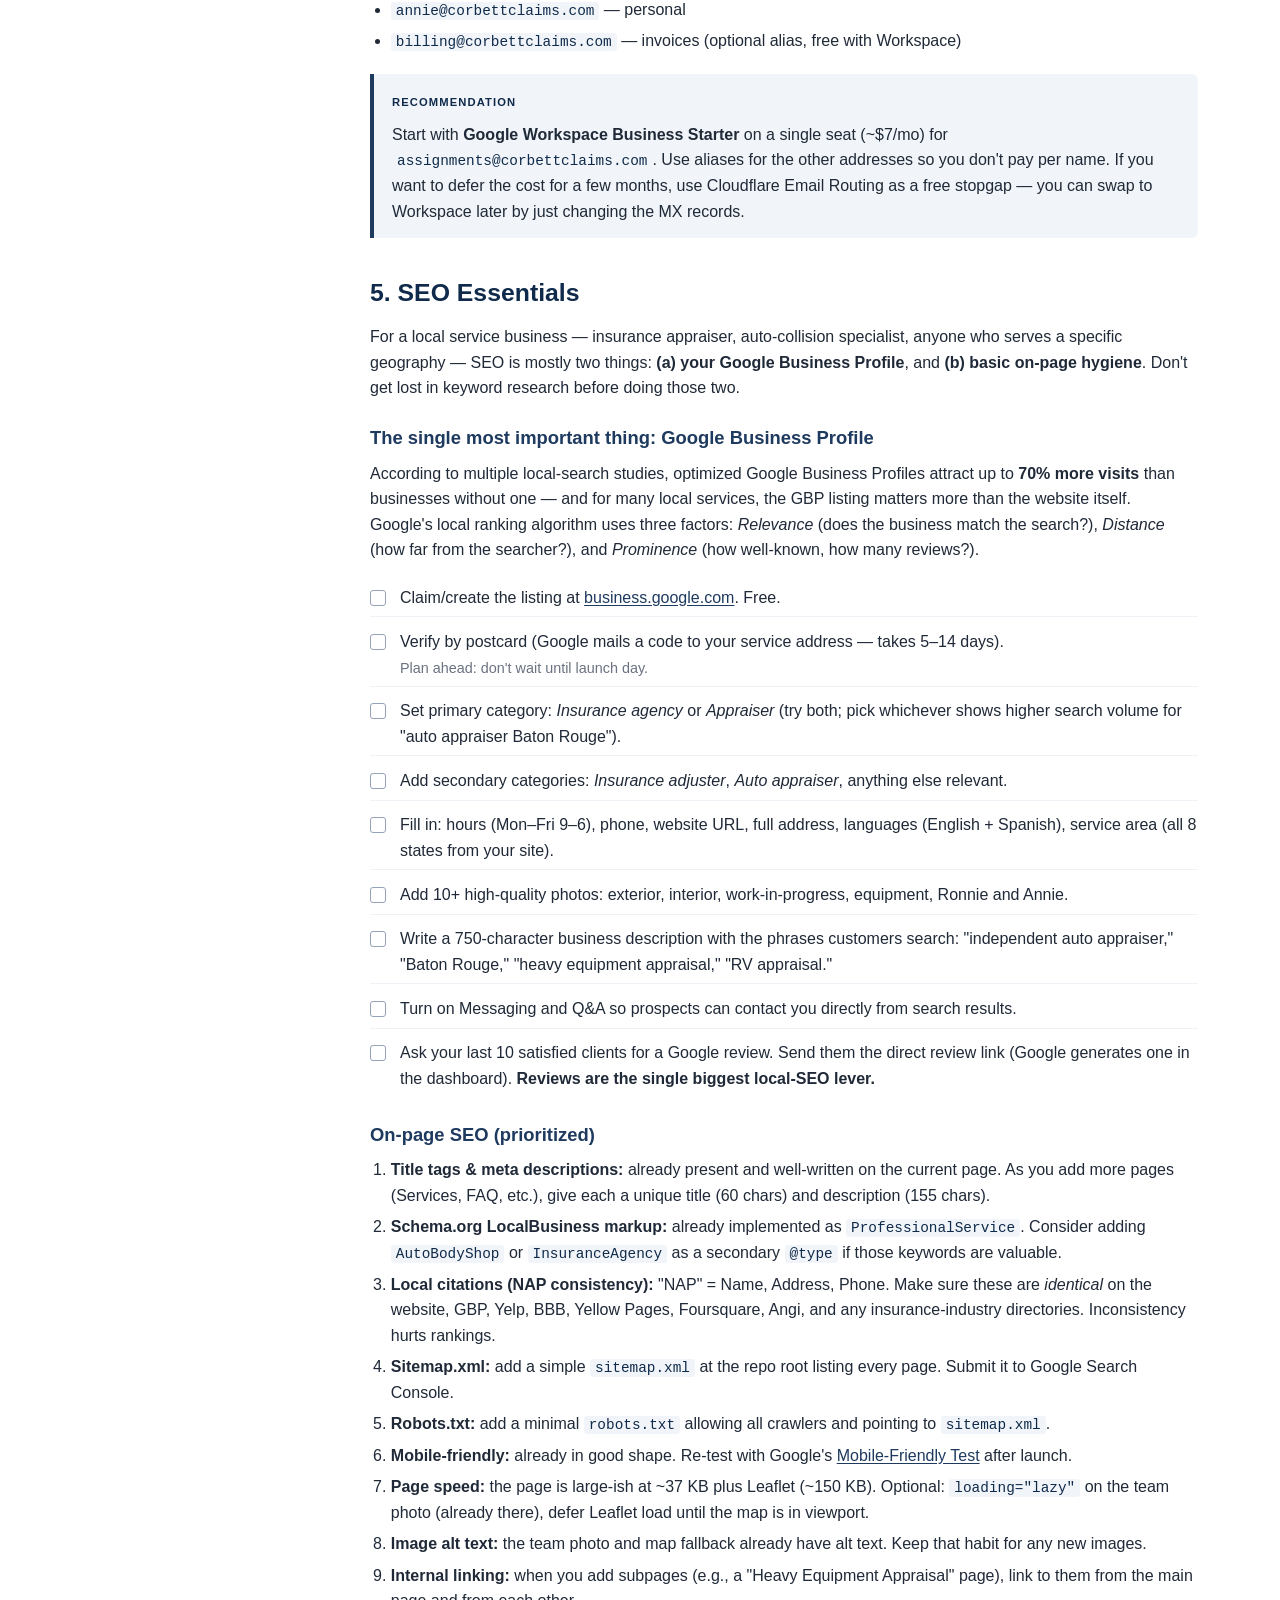
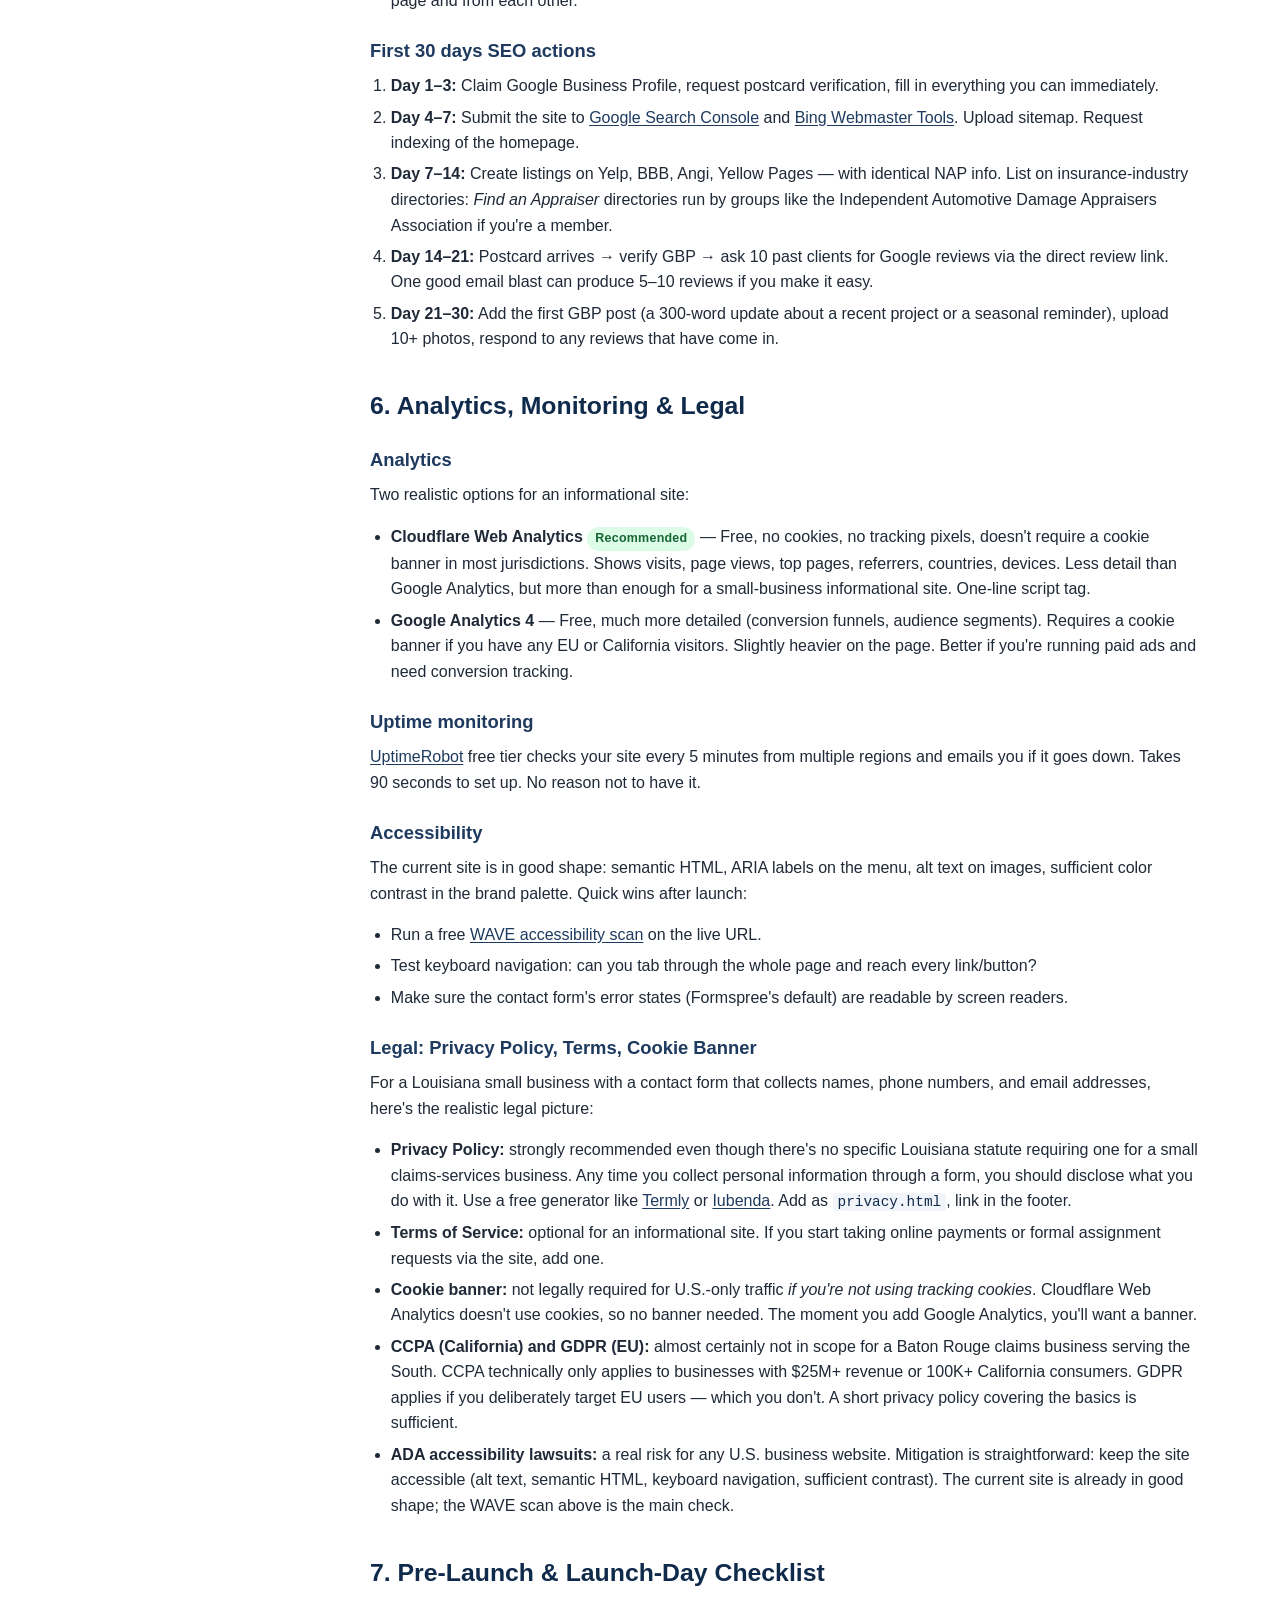
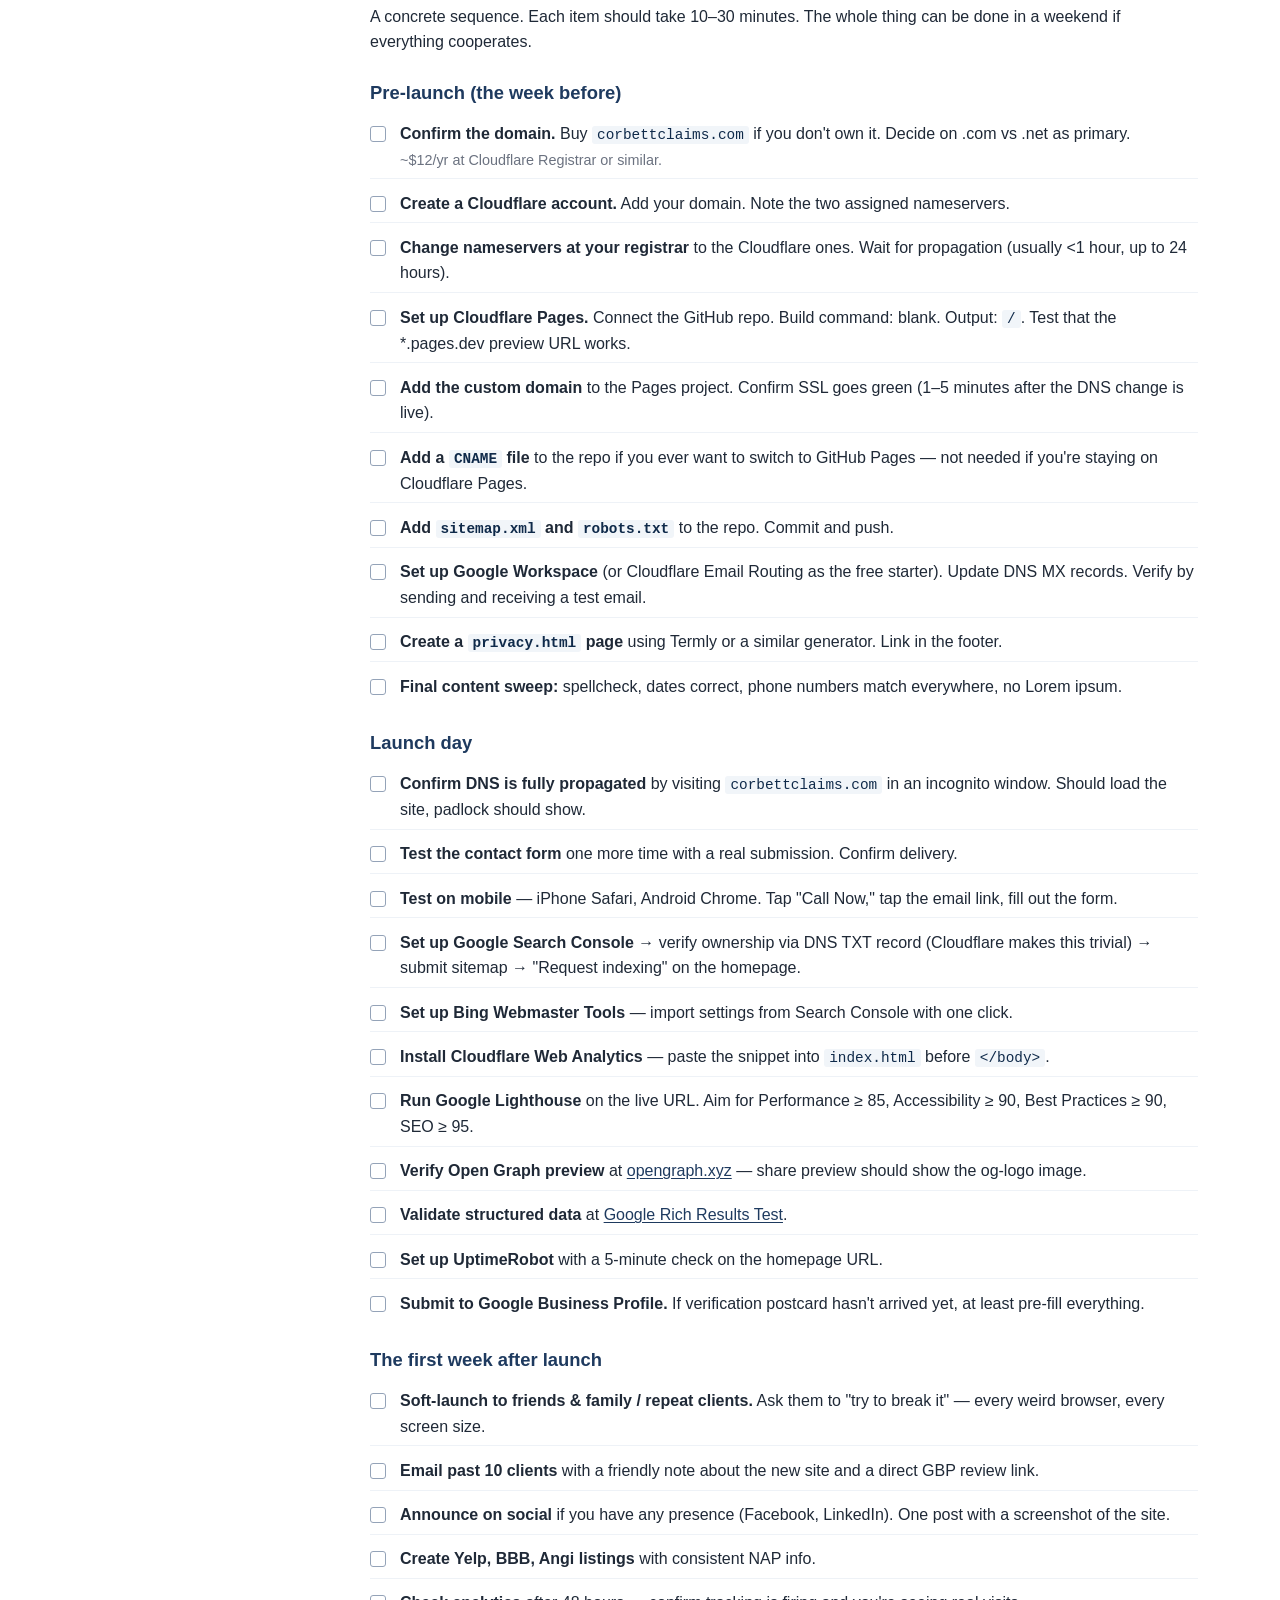
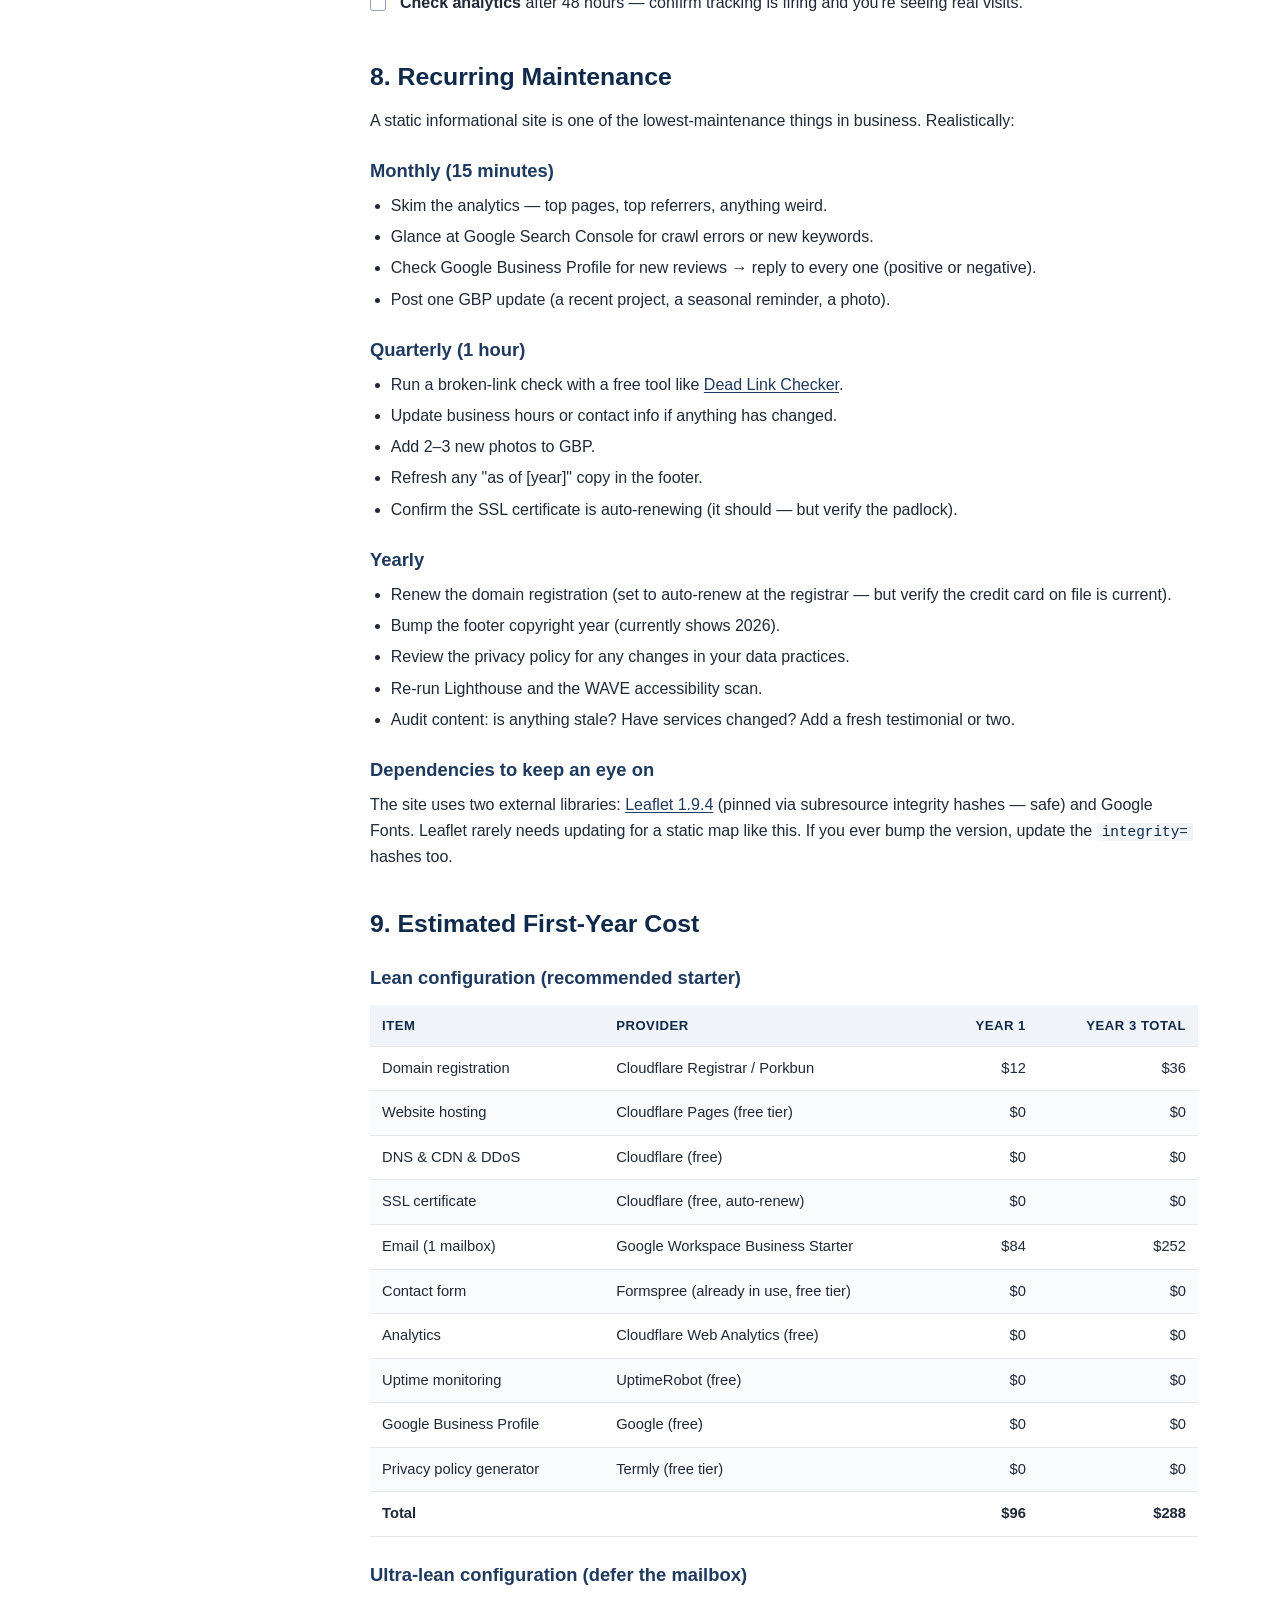
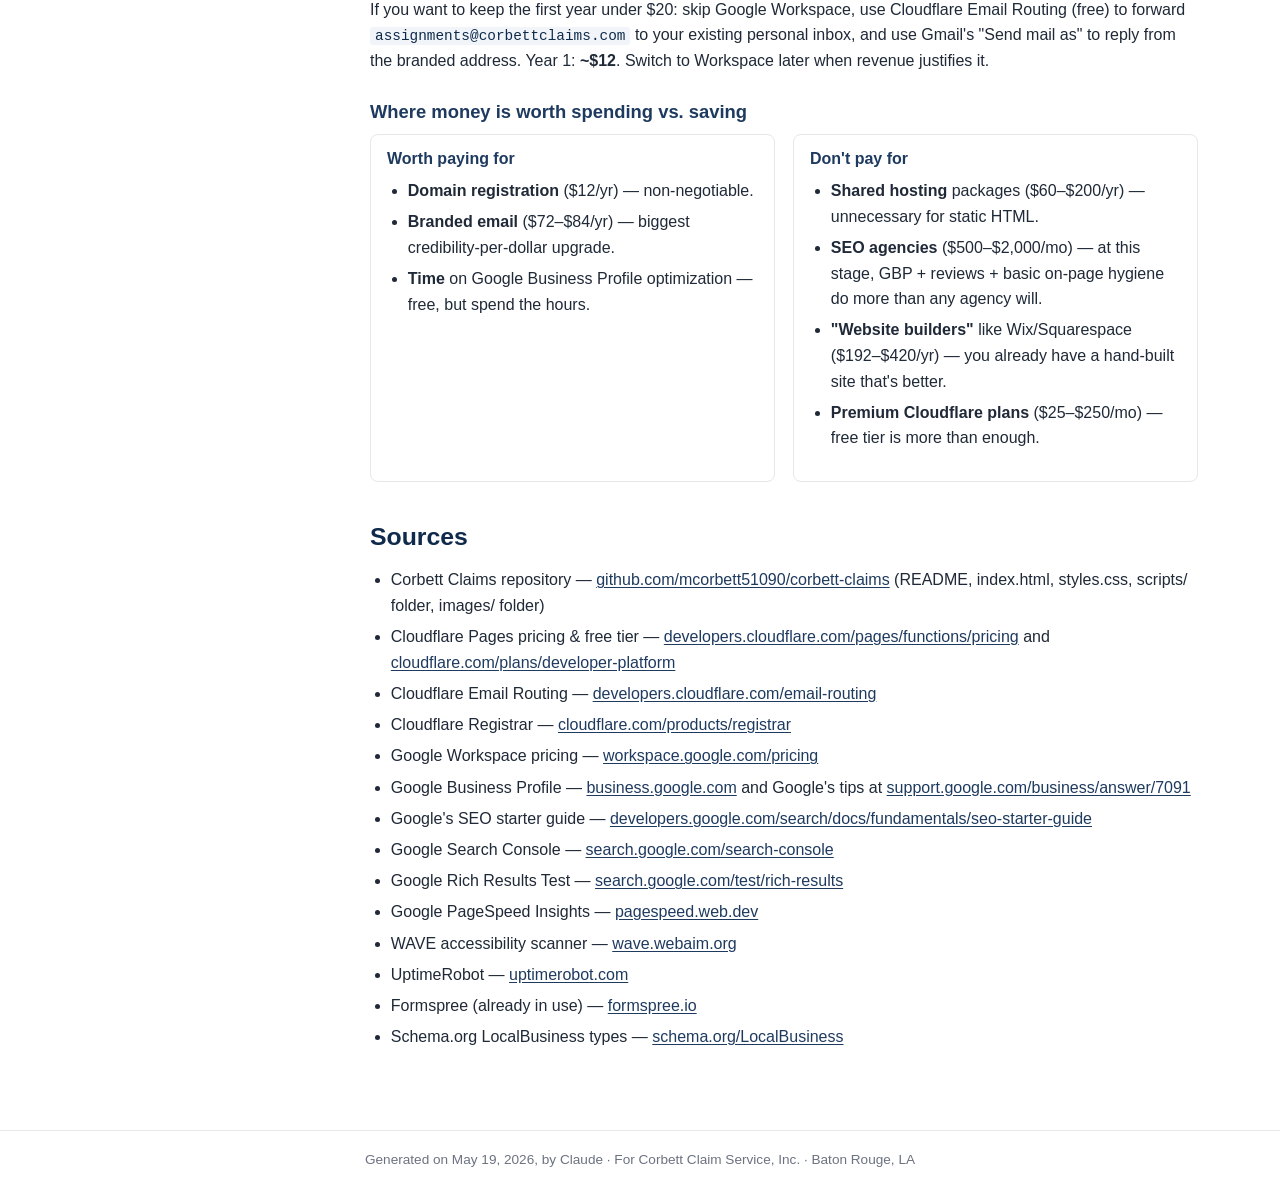
<file: docs/launch-action-plan.html>
<!DOCTYPE html>
<html lang="en">
<head>
<meta charset="UTF-8">
<meta name="viewport" content="width=device-width, initial-scale=1.0">
<title>Corbett Claims — Website Launch-Readiness Action Plan</title>
<style>
  /* ----- Reset & base ----- */
  *, *::before, *::after { box-sizing: border-box; }
  html { scroll-behavior: smooth; }
  body {
    margin: 0;
    font-family: -apple-system, BlinkMacSystemFont, "Segoe UI", "San Francisco", Roboto, "Helvetica Neue", Arial, sans-serif;
    color: #1f2937;
    background: #ffffff;
    line-height: 1.6;
    font-size: 16px;
    -webkit-font-smoothing: antialiased;
    text-rendering: optimizeLegibility;
  }
  h1, h2, h3, h4 { color: #0f2a4a; font-weight: 700; line-height: 1.25; margin: 0 0 .6em; }
  h1 { font-size: 2rem; }
  h2 { font-size: 1.55rem; margin-top: 1.6em; padding-top: .4em; border-top: 1px solid #e5e7eb; }
  h2:first-of-type { border-top: none; padding-top: 0; }
  h3 { font-size: 1.15rem; margin-top: 1.4em; color: #1e3a5f; }
  h4 { font-size: 1rem; color: #1e3a5f; margin-top: 1em; }
  p { margin: 0 0 1em; }
  a { color: #1e3a5f; text-decoration: underline; text-underline-offset: 2px; }
  a:hover { color: #0f2a4a; }
  ul, ol { padding-left: 1.3em; margin: 0 0 1em; }
  li { margin-bottom: .35em; }
  code { background: #f1f5f9; padding: 1px 5px; border-radius: 3px; font-size: .9em; font-family: ui-monospace, SFMono-Regular, Menlo, Consolas, monospace; color: #0f2a4a; }
  hr { border: 0; border-top: 1px solid #e5e7eb; margin: 2.5em 0; }

  /* ----- Layout ----- */
  .page {
    max-width: 1180px;
    margin: 0 auto;
    padding: 0 24px;
    display: grid;
    grid-template-columns: 1fr;
    gap: 0;
  }
  @media (min-width: 960px) {
    .page {
      grid-template-columns: 240px 1fr;
      gap: 48px;
      padding: 0 32px;
    }
  }

  /* ----- Masthead ----- */
  .masthead {
    background: linear-gradient(135deg, #0f2a4a 0%, #1e3a5f 100%);
    color: #f8fafc;
    padding: 44px 24px 38px;
    margin-bottom: 28px;
  }
  .masthead-inner { max-width: 1180px; margin: 0 auto; padding: 0 8px; }
  .masthead .eyebrow {
    text-transform: uppercase;
    letter-spacing: .14em;
    font-size: .78rem;
    color: #93c5fd;
    margin-bottom: 10px;
    font-weight: 600;
  }
  .masthead h1 { color: #ffffff; margin: 0 0 .4em; font-size: 2.1rem; }
  .masthead .subtitle { color: #cbd5e1; font-size: 1.05rem; margin: 0; max-width: 720px; }
  .masthead .meta { margin-top: 18px; font-size: .85rem; color: #93c5fd; }

  /* ----- TOC ----- */
  .toc {
    background: #f8fafc;
    border: 1px solid #e5e7eb;
    border-radius: 8px;
    padding: 18px 18px 14px;
    margin-bottom: 28px;
  }
  .toc-title {
    text-transform: uppercase;
    font-size: .72rem;
    letter-spacing: .12em;
    color: #6b7280;
    margin: 0 0 10px;
    font-weight: 700;
  }
  .toc ol {
    list-style: none;
    padding: 0;
    margin: 0;
    counter-reset: toc;
  }
  .toc li {
    counter-increment: toc;
    margin: 0;
    padding: 0;
  }
  .toc a {
    display: block;
    padding: 6px 0;
    color: #1e3a5f;
    text-decoration: none;
    font-size: .92rem;
    border-bottom: 1px solid #eef2f7;
  }
  .toc li:last-child a { border-bottom: none; }
  .toc a::before {
    content: counter(toc) ".";
    color: #94a3b8;
    margin-right: 8px;
    font-variant-numeric: tabular-nums;
  }
  .toc a:hover { color: #0f2a4a; }
  @media (min-width: 960px) {
    .toc {
      position: sticky;
      top: 24px;
      align-self: start;
      max-height: calc(100vh - 48px);
      overflow-y: auto;
    }
  }

  /* ----- Content column ----- */
  .content { min-width: 0; padding-bottom: 64px; }
  .content section { scroll-margin-top: 20px; }

  /* ----- Callouts ----- */
  .callout {
    border-left: 4px solid #1e3a5f;
    background: #f1f5f9;
    padding: 14px 18px;
    border-radius: 0 6px 6px 0;
    margin: 1.2em 0;
  }
  .callout.recommend {
    border-left-color: #047857;
    background: #ecfdf5;
  }
  .callout.warn {
    border-left-color: #b45309;
    background: #fffbeb;
  }
  .callout p:last-child { margin-bottom: 0; }
  .callout .label {
    display: inline-block;
    text-transform: uppercase;
    font-size: .7rem;
    letter-spacing: .1em;
    font-weight: 700;
    color: #0f2a4a;
    margin-bottom: 4px;
  }
  .callout.recommend .label { color: #047857; }
  .callout.warn .label { color: #b45309; }

  /* ----- Checklist ----- */
  .checklist {
    list-style: none;
    padding: 0;
    margin: .4em 0 1.2em;
  }
  .checklist li {
    position: relative;
    padding: 6px 0 6px 30px;
    border-bottom: 1px solid #eef2f7;
  }
  .checklist li:last-child { border-bottom: none; }
  .checklist li::before {
    content: "";
    position: absolute;
    left: 0;
    top: 11px;
    width: 16px;
    height: 16px;
    border: 1.5px solid #94a3b8;
    border-radius: 3px;
    background: #ffffff;
  }
  .checklist li.done::before {
    background: #047857;
    border-color: #047857;
  }
  .checklist li.done::after {
    content: "";
    position: absolute;
    left: 4px;
    top: 13px;
    width: 8px;
    height: 4px;
    border-left: 2px solid #ffffff;
    border-bottom: 2px solid #ffffff;
    transform: rotate(-45deg);
  }
  .checklist .sub {
    color: #6b7280;
    font-size: .9rem;
    display: block;
    margin-top: 2px;
  }

  /* ----- Tables ----- */
  .table-wrap { overflow-x: auto; margin: 1em 0 1.4em; }
  table {
    width: 100%;
    border-collapse: collapse;
    font-size: .92rem;
    background: #ffffff;
  }
  th, td {
    border-bottom: 1px solid #e5e7eb;
    padding: 10px 12px;
    text-align: left;
    vertical-align: top;
  }
  th {
    background: #f1f5f9;
    color: #0f2a4a;
    font-weight: 700;
    font-size: .82rem;
    text-transform: uppercase;
    letter-spacing: .04em;
  }
  tbody tr:nth-child(even) td { background: #fafbfc; }
  .num { text-align: right; font-variant-numeric: tabular-nums; }

  /* ----- Misc ----- */
  .stars { color: #d97706; letter-spacing: 1px; font-size: .95rem; }
  .pill {
    display: inline-block;
    background: #e0f2fe;
    color: #075985;
    padding: 2px 8px;
    border-radius: 999px;
    font-size: .78rem;
    font-weight: 600;
    letter-spacing: .02em;
  }
  .pill.good { background: #dcfce7; color: #166534; }
  .pill.warn { background: #fef3c7; color: #92400e; }
  .pill.miss { background: #fee2e2; color: #991b1b; }

  .two-col {
    display: grid;
    grid-template-columns: 1fr;
    gap: 14px;
  }
  @media (min-width: 720px) {
    .two-col { grid-template-columns: 1fr 1fr; gap: 18px; }
  }
  .mini-card {
    border: 1px solid #e5e7eb;
    border-radius: 8px;
    padding: 14px 16px;
    background: #ffffff;
  }
  .mini-card h4 { margin-top: 0; }

  /* SVG icon */
  .icon-svg {
    width: 18px; height: 18px; vertical-align: -3px; margin-right: 6px; color: #1e3a5f;
  }

  /* Footer */
  footer.doc-footer {
    border-top: 1px solid #e5e7eb;
    padding: 18px 0 30px;
    color: #6b7280;
    font-size: .85rem;
    text-align: center;
  }
  footer.doc-footer a { color: #6b7280; }

  /* Print styles */
  @media print {
    body { font-size: 11pt; color: #000; }
    .masthead { background: #0f2a4a !important; -webkit-print-color-adjust: exact; print-color-adjust: exact; }
    .toc { position: static !important; page-break-after: avoid; }
    .page { display: block; padding: 0; }
    .content { padding: 0; }
    h2 { page-break-after: avoid; }
    .callout, table, .mini-card { page-break-inside: avoid; }
    a { color: #000; text-decoration: none; }
    a[href^="http"]::after { content: " (" attr(href) ")"; font-size: 9pt; color: #555; word-break: break-all; }
    .toc a::before { color: #555; }
  }
</style>
</head>
<body>

<header class="masthead">
  <div class="masthead-inner">
    <div class="eyebrow">Launch-Readiness Action Plan</div>
    <h1>Corbett Claims Website</h1>
    <p class="subtitle">A plain-English roadmap to get <strong>corbettclaims.com / .net</strong> from "almost ready" to "open for business" — covering hosting, domain, email, SEO, and the first 30 days.</p>
    <div class="meta">Prepared for Matt Corbett &middot; Repository: <a href="https://github.com/mcorbett51090/corbett-claims" style="color:#bfdbfe;">github.com/mcorbett51090/corbett-claims</a></div>
  </div>
</header>

<div class="page">

  <!-- Sticky TOC -->
  <aside>
    <nav class="toc" aria-label="Table of contents">
      <p class="toc-title">Contents</p>
      <ol>
        <li><a href="#summary">Executive Summary</a></li>
        <li><a href="#sec1">Site Readiness Checklist</a></li>
        <li><a href="#sec2">Hosting Options</a></li>
        <li><a href="#sec3">Should We Use Cloudflare?</a></li>
        <li><a href="#sec4">Domain &amp; Email</a></li>
        <li><a href="#sec5">SEO Essentials</a></li>
        <li><a href="#sec6">Analytics, Monitoring &amp; Legal</a></li>
        <li><a href="#sec7">Pre-Launch &amp; Launch-Day Checklist</a></li>
        <li><a href="#sec8">Recurring Maintenance</a></li>
        <li><a href="#sec9">Estimated First-Year Cost</a></li>
        <li><a href="#sources">Sources</a></li>
      </ol>
    </nav>
  </aside>

  <main class="content">

    <!-- ============ EXECUTIVE SUMMARY ============ -->
    <section id="summary">
      <h2 style="border-top:none; padding-top:0; margin-top:0;">Executive Summary</h2>
      <p>The Corbett Claims website is in better shape than most small-business pre-launch sites I've seen. The single-page <code>index.html</code> already has a strong content structure (How It Works, Services, Team, Service Area map, FAQ, Contact), structured-data markup for local search, a working Formspree contact form, and a mobile-friendly layout. What's missing is mostly <em>plumbing</em>: a real domain pointed at the site, a professional email address, analytics, a sitemap, a privacy policy, and — most important for an insurance/auto-collision business — a fully optimized Google Business Profile. Total realistic first-year cost is roughly <strong>$85–$110</strong> if you self-manage hosting and email forwarding, or <strong>$160–$185</strong> with a full Google Workspace mailbox.</p>

      <div class="callout recommend">
        <span class="label">Top Recommendation</span>
        <p style="margin-top:6px;"><strong>Host on Cloudflare Pages via GitHub integration, with Google Workspace for email, prioritizing Google Business Profile setup before SEO content work.</strong></p>
      </div>

      <p>The order matters: Google Business Profile drives <em>far</em> more calls and assignments for a local service business than on-page SEO does. Get the profile claimed, optimized, and collecting reviews <em>before</em> spending time on meta tags and sitemaps.</p>
    </section>

    <!-- ============ 1. SITE READINESS ============ -->
    <section id="sec1">
      <h2>1. Site Readiness Checklist</h2>

      <h3>What's already in the repo <span class="pill good">Strong start</span></h3>
      <p>From reading <code>index.html</code>, <code>styles.css</code>, and the <code>scripts/</code> folder, the site already has:</p>
      <ul>
        <li>A complete single-page site with all the right sections: hero, How It Works (4 steps), Why Us, Services, Meet the Team (Ronnie &amp; Annie), Service Area with an interactive Leaflet map, Reviews CTA, FAQ (8 questions), and Contact.</li>
        <li>Schema.org <code>ProfessionalService</code> structured data — name, founder, phone, email, address, hours, area served, services offered, payment methods, languages. <strong>This is excellent</strong> and most small-business sites don't have it.</li>
        <li>Open Graph and Twitter card tags for social previews, with a dedicated <code>og-logo.png</code>.</li>
        <li>A working <a href="https://formspree.io/">Formspree</a> contact form (endpoint <code>f/xwkgvjqg</code>) with honeypot anti-spam.</li>
        <li>Responsive design with a hamburger mobile menu, a floating "Call Now" button, and a clear "Request an Appraisal" CTA.</li>
        <li>An inline-SVG favicon, no broken external image dependencies for the logo, and a no-JS fallback image for the service-area map.</li>
        <li>A <code>.nojekyll</code> file (signals GitHub Pages will serve the raw files without Jekyll processing) — so the repo is already deploy-ready in theory.</li>
      </ul>

      <h3>What's missing before launch <span class="pill miss">To do</span></h3>
      <div class="two-col">
        <div class="mini-card">
          <h4>Site files</h4>
          <ul>
            <li>No <code>CNAME</code> file — so no custom domain is configured.</li>
            <li>No <code>sitemap.xml</code>.</li>
            <li>No <code>robots.txt</code>.</li>
            <li>No <code>404.html</code> error page.</li>
            <li>No <code>privacy.html</code> / <code>terms.html</code>.</li>
            <li>README is one line — fine, but worth a sentence about deploy.</li>
          </ul>
        </div>
        <div class="mini-card">
          <h4>Content gaps</h4>
          <ul>
            <li>Reviews section says <em>"currently collecting reviews"</em> — needs at least 3–5 real testimonials before launch (carriers, attorneys, owners).</li>
            <li>Two phone-number formats appear: <code>+1-225-663-2217</code> (schema) and <code>(225) 663-2217</code> (display). Both correct — just verify consistency.</li>
            <li>Email in schema is <code>assignments@corbettclaims.net</code>; the domain in question for the website needs to match (see Section 4).</li>
            <li>No physical street address on the page — only the PO Box. Google Business Profile will need a real service-area address.</li>
            <li>No client logos or carrier logos (often a trust signal). Add only if you have permission to display them.</li>
          </ul>
        </div>
      </div>

      <h3>Things to test before launch</h3>
      <ul class="checklist">
        <li>Open the site on an actual phone (iPhone Safari + Android Chrome). Verify the hamburger menu opens, the floating "Call Now" button is reachable, and the service-area map renders.<span class="sub">The map uses Leaflet + OpenStreetMap tiles — confirm it loads on a fresh device.</span></li>
        <li>Submit the contact form with a real test message. Confirm Formspree delivers to the assignments inbox and the honeypot doesn't block legitimate submissions.</li>
        <li>Click every link in the desktop nav, the mobile menu, and the footer. Confirm each scrolls to the right section.</li>
        <li>Tap the phone number on a mobile device. Confirm it opens the dialer.</li>
        <li>Read the page top-to-bottom looking for Lorem ipsum, placeholder text, or stale dates. The footer currently shows "&copy; 2026 Corbett Claims" — keep that updated yearly.</li>
        <li>Run <a href="https://pagespeed.web.dev/">Google PageSpeed Insights</a> on the live URL. Target Performance &ge; 85, Accessibility &ge; 90.</li>
        <li>Validate the structured data with <a href="https://search.google.com/test/rich-results">Google's Rich Results Test</a>.</li>
        <li>Spell-check the whole page. Have someone outside the business read it cold and flag anything confusing.</li>
      </ul>
    </section>

    <!-- ============ 2. HOSTING ============ -->
    <section id="sec2">
      <h2>2. Hosting Options</h2>
      <p>For a static informational site like this one — pure HTML, CSS, and JS, no database, no PHP — you don't need traditional shared hosting. Five realistic options, with honest trade-offs:</p>

      <div class="table-wrap">
        <table>
          <thead>
            <tr>
              <th>Option</th>
              <th>Year-1 cost</th>
              <th>Ease (1–5)</th>
              <th>Pros</th>
              <th>Cons</th>
            </tr>
          </thead>
          <tbody>
            <tr>
              <td><strong>Cloudflare Pages</strong> <span class="pill good">Recommended</span></td>
              <td class="num">$0</td>
              <td><span class="stars">★★★★☆</span></td>
              <td>Unlimited bandwidth on free tier, automatic SSL, global CDN (300+ locations), auto-deploys from GitHub on every push, 500 free builds/mo, free DDoS protection, Bot Fight Mode, free Web Analytics.</td>
              <td>One-time setup of changing nameservers to Cloudflare (15-min job + up to 24-hr DNS propagation). Some advanced features are paywalled but you won't need them.</td>
            </tr>
            <tr>
              <td><strong>Netlify</strong></td>
              <td class="num">$0</td>
              <td><span class="stars">★★★★★</span></td>
              <td>Friendliest UI of any host. Drag-and-drop deploys, atomic rollbacks, built-in form handling (could replace Formspree). 100 GB/mo free bandwidth, free SSL.</td>
              <td>100 GB soft cap on free tier (you won't hit it). Paid plans jump to $19/user/mo. No first-party DNS, so you still manage DNS elsewhere.</td>
            </tr>
            <tr>
              <td><strong>Vercel</strong></td>
              <td class="num">$0 (personal) / $20/user/mo (commercial)</td>
              <td><span class="stars">★★★★☆</span></td>
              <td>Excellent performance and developer experience, edge functions, instant rollbacks.</td>
              <td>Free "Hobby" tier is officially personal-use only. A commercial site technically needs the Pro plan at $20/user/mo. Overkill for a static informational site.</td>
            </tr>
            <tr>
              <td><strong>GitHub Pages</strong></td>
              <td class="num">$0</td>
              <td><span class="stars">★★★★☆</span></td>
              <td>Already wired up — the <code>.nojekyll</code> file means the repo can be served directly. Free SSL via Let's Encrypt. Zero new accounts to create.</td>
              <td>Soft 100 GB/mo bandwidth, no real CDN, slower outside North America, no analytics, no DDoS protection, no easy rollbacks. Fine as a fallback; not the best primary host.</td>
            </tr>
            <tr>
              <td><strong>Bluehost / SiteGround</strong> (shared)</td>
              <td class="num">$36–$120</td>
              <td><span class="stars">★★☆☆☆</span></td>
              <td>Familiar to anyone who's run a WordPress site. Email hosting often bundled.</td>
              <td>Pays for capacity you don't need (PHP, MySQL, cPanel). Slower than CDN-backed options. Renewal pricing roughly doubles after year 1. <strong>Not recommended</strong> for a static HTML site in 2026.</td>
            </tr>
          </tbody>
        </table>
      </div>

      <div class="callout recommend">
        <span class="label">Recommendation</span>
        <p style="margin-top:6px;"><strong>Cloudflare Pages.</strong> It's free, it's faster than every other option for visitors outside Louisiana, the GitHub integration means a <code>git push</code> publishes the site automatically, and the same Cloudflare account gives you free DNS, SSL, DDoS protection, analytics, and (optionally) free email forwarding. The whole stack is one account and one bill (which is $0). GitHub Pages is a perfectly acceptable Plan B if you want to defer the nameserver change for now.</p>
      </div>
    </section>

    <!-- ============ 3. CLOUDFLARE ============ -->
    <section id="sec3">
      <h2>3. Should We Use Cloudflare?</h2>
      <p>Short answer: yes. Cloudflare is the single largest free upgrade you can give your website. Here's what it actually does, in plain English:</p>

      <div class="two-col">
        <div class="mini-card">
          <h4>DNS (the phonebook)</h4>
          <p>DNS turns <code>corbettclaims.com</code> into a server address. Cloudflare's DNS is one of the fastest in the world. Free. <strong>For Corbett Claims:</strong> people typing your domain reach the site quickly, anywhere in the country.</p>
        </div>
        <div class="mini-card">
          <h4>CDN (a copy of your site, everywhere)</h4>
          <p>Cloudflare caches your pages on 300+ servers globally. A visitor in Houston, Atlanta, or Phoenix loads the site from a nearby server, not Baton Rouge. <strong>For Corbett Claims:</strong> your service-area states (TX, MS, AL, FL, OH, IL, NV) all see a fast site.</p>
        </div>
        <div class="mini-card">
          <h4>Free SSL (the padlock)</h4>
          <p>Cloudflare automatically issues and renews the HTTPS certificate that makes browsers show the padlock. No expirations to remember. <strong>For Corbett Claims:</strong> the contact form looks trustworthy and Google won't flag the site as insecure.</p>
        </div>
        <div class="mini-card">
          <h4>DDoS protection &amp; Bot Fight Mode</h4>
          <p>Cloudflare absorbs malicious traffic before it reaches your site, and blocks known bad bots. Free. <strong>For Corbett Claims:</strong> spam form submissions and bandwidth-draining bots are filtered out automatically.</p>
        </div>
        <div class="mini-card">
          <h4>Pages (the hosting itself)</h4>
          <p>The actual website storage and delivery. Free. <strong>For Corbett Claims:</strong> every <code>git push</code> to the <code>main</code> branch redeploys the site in about 30 seconds.</p>
        </div>
        <div class="mini-card">
          <h4>Web Analytics</h4>
          <p>Privacy-friendly, no cookies, no banner needed in most jurisdictions. Free. <strong>For Corbett Claims:</strong> see how many people visited, where they came from, what pages they viewed — without the legal headache of Google Analytics.</p>
        </div>
      </div>

      <h3>Recommended Cloudflare configuration</h3>
      <ol>
        <li><strong>Sign up</strong> for a free Cloudflare account at <a href="https://dash.cloudflare.com/sign-up">dash.cloudflare.com</a>.</li>
        <li><strong>Add the domain</strong> (corbettclaims.com or .net) to Cloudflare. It will auto-import existing DNS records.</li>
        <li><strong>Change nameservers</strong> at the domain registrar (where you bought the domain) to the two Cloudflare nameservers Cloudflare gives you. This is the one-time step that "moves" DNS to Cloudflare. Allow up to 24 hours for propagation — usually it's done within an hour.</li>
        <li><strong>Connect the GitHub repo</strong> via Cloudflare Pages &rarr; "Connect to Git." Build command: leave blank. Build output directory: <code>/</code> (the root). It auto-deploys on every push.</li>
        <li><strong>Add the custom domain</strong> to the Pages project. Cloudflare issues SSL automatically (1–5 minutes).</li>
        <li><strong>Enable Bot Fight Mode</strong> (free) under Security &rarr; Bots.</li>
        <li><strong>Enable Web Analytics</strong> (free) and paste the one-line snippet into <code>index.html</code> before <code>&lt;/body&gt;</code>.</li>
        <li><strong>Set SSL/TLS mode to "Full (strict)"</strong> under SSL/TLS &rarr; Overview.</li>
        <li><strong>Optional but recommended:</strong> turn on "Always Use HTTPS" and "Automatic HTTPS Rewrites" under SSL/TLS &rarr; Edge Certificates.</li>
      </ol>

      <div class="callout warn">
        <span class="label">Gotcha</span>
        <p style="margin-top:6px;">Changing nameservers is the one moment when DNS could briefly hiccup. Schedule it for an off-hours window (e.g., a Saturday morning). Keep a copy of your current DNS records before switching — especially any MX records for existing email — so nothing gets lost. Cloudflare's onboarding wizard imports most records automatically, but always double-check.</p>
      </div>
    </section>

    <!-- ============ 4. DOMAIN & EMAIL ============ -->
    <section id="sec4">
      <h2>4. Domain &amp; Email</h2>

      <h3>The domain</h3>
      <p>The structured data on the current site references <code>assignments@corbettclaims.net</code>, which means the <strong>.net</strong> domain appears to already be owned. Decisions to make:</p>
      <ul>
        <li><strong>Do you also own <code>corbettclaims.com</code>?</strong> Most insurance carriers, attorneys, and individuals will type <code>.com</code> first. If you don't own it yet, buy it now (~$12/yr). Set <code>.net</code> to redirect to <code>.com</code>, or vice versa — pick whichever is "the real one" and make the other an alias.</li>
        <li><strong>If you only want one</strong>, the <code>.com</code> is the conventional, trusted choice for U.S. small businesses. The <code>.net</code> still works fine but is less common today.</li>
        <li><strong>Where to buy or transfer</strong>: <a href="https://www.cloudflare.com/products/registrar/">Cloudflare Registrar</a> (at-cost, ~$10.44/yr for .com, no markup, no upsells) is the best option once your domain is on Cloudflare DNS. <a href="https://porkbun.com/">Porkbun</a> and <a href="https://www.namecheap.com/">Namecheap</a> are also reputable. Avoid GoDaddy upsells.</li>
        <li><strong>If you already own the .net through another registrar</strong>, you can leave it there and just change nameservers to Cloudflare. No need to transfer the registration unless you want to.</li>
      </ul>

      <h3>The email address</h3>
      <p>You have three realistic options for a <code>@corbettclaims.com</code> mailbox:</p>

      <div class="table-wrap">
        <table>
          <thead>
            <tr>
              <th>Option</th>
              <th>Cost</th>
              <th>What it gives you</th>
              <th>Best for</th>
            </tr>
          </thead>
          <tbody>
            <tr>
              <td><strong>Cloudflare Email Routing</strong> (forwarding only)</td>
              <td class="num">$0</td>
              <td>Forwards <code>assignments@corbettclaims.com</code> &rarr; your existing Gmail/Yahoo/etc. inbox. You receive at your branded address, but replies go from the personal inbox unless you configure "Send as" in Gmail.</td>
              <td>The leanest, cheapest starting point. Perfect if mail volume is low and you're fine with a small one-time setup of Gmail "Send mail as."</td>
            </tr>
            <tr>
              <td><strong>Google Workspace Business Starter</strong> <span class="pill good">Recommended</span></td>
              <td class="num">~$7/user/mo (annual) <br>~$84/yr per mailbox</td>
              <td>Full Gmail with your domain, 30 GB storage, Google Calendar, Drive, Docs, Meet, customer support, professional "From" address.</td>
              <td>A small business that takes email assignments seriously. Looks more professional and avoids the "sent via Gmail" quirks.</td>
            </tr>
            <tr>
              <td><strong>Microsoft 365 Business Basic</strong></td>
              <td class="num">~$6/user/mo (annual) <br>~$72/yr per mailbox</td>
              <td>Outlook with your domain, 1 TB OneDrive, Teams, web-only Office apps.</td>
              <td>Anyone already comfortable with Outlook or Excel-heavy workflows.</td>
            </tr>
          </tbody>
        </table>
      </div>

      <h3>Why a branded email is worth $72–$84/year</h3>
      <p>An adjuster at an insurance carrier or a paralegal at a law firm is far more likely to open and trust <code>assignments@corbettclaims.com</code> than <code>ronniec1962@gmail.com</code>. Branded email is also the cheapest credibility upgrade you can buy — for less than the cost of a tank of gas per month, every email you send reinforces that you're a real, established business. Suggested addresses:</p>
      <ul>
        <li><code>assignments@corbettclaims.com</code> &mdash; the public-facing inbox (matches the site)</li>
        <li><code>ronnie@corbettclaims.com</code> &mdash; personal</li>
        <li><code>annie@corbettclaims.com</code> &mdash; personal</li>
        <li><code>billing@corbettclaims.com</code> &mdash; invoices (optional alias, free with Workspace)</li>
      </ul>

      <div class="callout">
        <span class="label">Recommendation</span>
        <p style="margin-top:6px;">Start with <strong>Google Workspace Business Starter</strong> on a single seat (~$7/mo) for <code>assignments@corbettclaims.com</code>. Use aliases for the other addresses so you don't pay per name. If you want to defer the cost for a few months, use Cloudflare Email Routing as a free stopgap — you can swap to Workspace later by just changing the MX records.</p>
      </div>
    </section>

    <!-- ============ 5. SEO ============ -->
    <section id="sec5">
      <h2>5. SEO Essentials</h2>
      <p>For a local service business — insurance appraiser, auto-collision specialist, anyone who serves a specific geography — SEO is mostly two things: <strong>(a) your Google Business Profile</strong>, and <strong>(b) basic on-page hygiene</strong>. Don't get lost in keyword research before doing those two.</p>

      <h3>The single most important thing: Google Business Profile</h3>
      <p>According to multiple local-search studies, optimized Google Business Profiles attract up to <strong>70% more visits</strong> than businesses without one — and for many local services, the GBP listing matters more than the website itself. Google's local ranking algorithm uses three factors: <em>Relevance</em> (does the business match the search?), <em>Distance</em> (how far from the searcher?), and <em>Prominence</em> (how well-known, how many reviews?).</p>

      <ul class="checklist">
        <li>Claim/create the listing at <a href="https://business.google.com/">business.google.com</a>. Free.</li>
        <li>Verify by postcard (Google mails a code to your service address — takes 5–14 days).<span class="sub">Plan ahead: don't wait until launch day.</span></li>
        <li>Set primary category: <em>Insurance agency</em> or <em>Appraiser</em> (try both; pick whichever shows higher search volume for "auto appraiser Baton Rouge").</li>
        <li>Add secondary categories: <em>Insurance adjuster</em>, <em>Auto appraiser</em>, anything else relevant.</li>
        <li>Fill in: hours (Mon–Fri 9–6), phone, website URL, full address, languages (English + Spanish), service area (all 8 states from your site).</li>
        <li>Add 10+ high-quality photos: exterior, interior, work-in-progress, equipment, Ronnie and Annie.</li>
        <li>Write a 750-character business description with the phrases customers search: "independent auto appraiser," "Baton Rouge," "heavy equipment appraisal," "RV appraisal."</li>
        <li>Turn on Messaging and Q&amp;A so prospects can contact you directly from search results.</li>
        <li>Ask your last 10 satisfied clients for a Google review. Send them the direct review link (Google generates one in the dashboard). <strong>Reviews are the single biggest local-SEO lever.</strong></li>
      </ul>

      <h3>On-page SEO (prioritized)</h3>
      <ol>
        <li><strong>Title tags &amp; meta descriptions:</strong> already present and well-written on the current page. As you add more pages (Services, FAQ, etc.), give each a unique title (60 chars) and description (155 chars).</li>
        <li><strong>Schema.org LocalBusiness markup:</strong> already implemented as <code>ProfessionalService</code>. Consider adding <code>AutoBodyShop</code> or <code>InsuranceAgency</code> as a secondary <code>@type</code> if those keywords are valuable.</li>
        <li><strong>Local citations (NAP consistency):</strong> "NAP" = Name, Address, Phone. Make sure these are <em>identical</em> on the website, GBP, Yelp, BBB, Yellow Pages, Foursquare, Angi, and any insurance-industry directories. Inconsistency hurts rankings.</li>
        <li><strong>Sitemap.xml:</strong> add a simple <code>sitemap.xml</code> at the repo root listing every page. Submit it to Google Search Console.</li>
        <li><strong>Robots.txt:</strong> add a minimal <code>robots.txt</code> allowing all crawlers and pointing to <code>sitemap.xml</code>.</li>
        <li><strong>Mobile-friendly:</strong> already in good shape. Re-test with Google's <a href="https://search.google.com/test/mobile-friendly">Mobile-Friendly Test</a> after launch.</li>
        <li><strong>Page speed:</strong> the page is large-ish at ~37 KB plus Leaflet (~150 KB). Optional: <code>loading="lazy"</code> on the team photo (already there), defer Leaflet load until the map is in viewport.</li>
        <li><strong>Image alt text:</strong> the team photo and map fallback already have alt text. Keep that habit for any new images.</li>
        <li><strong>Internal linking:</strong> when you add subpages (e.g., a "Heavy Equipment Appraisal" page), link to them from the main page and from each other.</li>
      </ol>

      <h3>First 30 days SEO actions</h3>
      <ol>
        <li><strong>Day 1–3:</strong> Claim Google Business Profile, request postcard verification, fill in everything you can immediately.</li>
        <li><strong>Day 4–7:</strong> Submit the site to <a href="https://search.google.com/search-console">Google Search Console</a> and <a href="https://www.bing.com/webmasters">Bing Webmaster Tools</a>. Upload sitemap. Request indexing of the homepage.</li>
        <li><strong>Day 7–14:</strong> Create listings on Yelp, BBB, Angi, Yellow Pages — with identical NAP info. List on insurance-industry directories: <em>Find an Appraiser</em> directories run by groups like the Independent Automotive Damage Appraisers Association if you're a member.</li>
        <li><strong>Day 14–21:</strong> Postcard arrives → verify GBP → ask 10 past clients for Google reviews via the direct review link. One good email blast can produce 5–10 reviews if you make it easy.</li>
        <li><strong>Day 21–30:</strong> Add the first GBP post (a 300-word update about a recent project or a seasonal reminder), upload 10+ photos, respond to any reviews that have come in.</li>
      </ol>
    </section>

    <!-- ============ 6. ANALYTICS / LEGAL ============ -->
    <section id="sec6">
      <h2>6. Analytics, Monitoring &amp; Legal</h2>

      <h3>Analytics</h3>
      <p>Two realistic options for an informational site:</p>
      <ul>
        <li><strong>Cloudflare Web Analytics</strong> <span class="pill good">Recommended</span> — Free, no cookies, no tracking pixels, doesn't require a cookie banner in most jurisdictions. Shows visits, page views, top pages, referrers, countries, devices. Less detail than Google Analytics, but more than enough for a small-business informational site. One-line script tag.</li>
        <li><strong>Google Analytics 4</strong> — Free, much more detailed (conversion funnels, audience segments). Requires a cookie banner if you have any EU or California visitors. Slightly heavier on the page. Better if you're running paid ads and need conversion tracking.</li>
      </ul>

      <h3>Uptime monitoring</h3>
      <p><a href="https://uptimerobot.com/">UptimeRobot</a> free tier checks your site every 5 minutes from multiple regions and emails you if it goes down. Takes 90 seconds to set up. No reason not to have it.</p>

      <h3>Accessibility</h3>
      <p>The current site is in good shape: semantic HTML, ARIA labels on the menu, alt text on images, sufficient color contrast in the brand palette. Quick wins after launch:</p>
      <ul>
        <li>Run a free <a href="https://wave.webaim.org/">WAVE accessibility scan</a> on the live URL.</li>
        <li>Test keyboard navigation: can you tab through the whole page and reach every link/button?</li>
        <li>Make sure the contact form's error states (Formspree's default) are readable by screen readers.</li>
      </ul>

      <h3>Legal: Privacy Policy, Terms, Cookie Banner</h3>
      <p>For a Louisiana small business with a contact form that collects names, phone numbers, and email addresses, here's the realistic legal picture:</p>
      <ul>
        <li><strong>Privacy Policy:</strong> strongly recommended even though there's no specific Louisiana statute requiring one for a small claims-services business. Any time you collect personal information through a form, you should disclose what you do with it. Use a free generator like <a href="https://termly.io/">Termly</a> or <a href="https://www.iubenda.com/">Iubenda</a>. Add as <code>privacy.html</code>, link in the footer.</li>
        <li><strong>Terms of Service:</strong> optional for an informational site. If you start taking online payments or formal assignment requests via the site, add one.</li>
        <li><strong>Cookie banner:</strong> not legally required for U.S.-only traffic <em>if you're not using tracking cookies</em>. Cloudflare Web Analytics doesn't use cookies, so no banner needed. The moment you add Google Analytics, you'll want a banner.</li>
        <li><strong>CCPA (California) and GDPR (EU):</strong> almost certainly not in scope for a Baton Rouge claims business serving the South. CCPA technically only applies to businesses with $25M+ revenue or 100K+ California consumers. GDPR applies if you deliberately target EU users — which you don't. A short privacy policy covering the basics is sufficient.</li>
        <li><strong>ADA accessibility lawsuits:</strong> a real risk for any U.S. business website. Mitigation is straightforward: keep the site accessible (alt text, semantic HTML, keyboard navigation, sufficient contrast). The current site is already in good shape; the WAVE scan above is the main check.</li>
      </ul>
    </section>

    <!-- ============ 7. LAUNCH CHECKLIST ============ -->
    <section id="sec7">
      <h2>7. Pre-Launch &amp; Launch-Day Checklist</h2>
      <p>A concrete sequence. Each item should take 10–30 minutes. The whole thing can be done in a weekend if everything cooperates.</p>

      <h3>Pre-launch (the week before)</h3>
      <ul class="checklist">
        <li><strong>Confirm the domain.</strong> Buy <code>corbettclaims.com</code> if you don't own it. Decide on .com vs .net as primary.<span class="sub">~$12/yr at Cloudflare Registrar or similar.</span></li>
        <li><strong>Create a Cloudflare account.</strong> Add your domain. Note the two assigned nameservers.</li>
        <li><strong>Change nameservers at your registrar</strong> to the Cloudflare ones. Wait for propagation (usually &lt;1 hour, up to 24 hours).</li>
        <li><strong>Set up Cloudflare Pages.</strong> Connect the GitHub repo. Build command: blank. Output: <code>/</code>. Test that the *.pages.dev preview URL works.</li>
        <li><strong>Add the custom domain</strong> to the Pages project. Confirm SSL goes green (1–5 minutes after the DNS change is live).</li>
        <li><strong>Add a <code>CNAME</code> file</strong> to the repo if you ever want to switch to GitHub Pages — not needed if you're staying on Cloudflare Pages.</li>
        <li><strong>Add <code>sitemap.xml</code> and <code>robots.txt</code></strong> to the repo. Commit and push.</li>
        <li><strong>Set up Google Workspace</strong> (or Cloudflare Email Routing as the free starter). Update DNS MX records. Verify by sending and receiving a test email.</li>
        <li><strong>Create a <code>privacy.html</code> page</strong> using Termly or a similar generator. Link in the footer.</li>
        <li><strong>Final content sweep:</strong> spellcheck, dates correct, phone numbers match everywhere, no Lorem ipsum.</li>
      </ul>

      <h3>Launch day</h3>
      <ul class="checklist">
        <li><strong>Confirm DNS is fully propagated</strong> by visiting <code>corbettclaims.com</code> in an incognito window. Should load the site, padlock should show.</li>
        <li><strong>Test the contact form</strong> one more time with a real submission. Confirm delivery.</li>
        <li><strong>Test on mobile</strong> — iPhone Safari, Android Chrome. Tap "Call Now," tap the email link, fill out the form.</li>
        <li><strong>Set up Google Search Console</strong> &rarr; verify ownership via DNS TXT record (Cloudflare makes this trivial) &rarr; submit sitemap &rarr; "Request indexing" on the homepage.</li>
        <li><strong>Set up Bing Webmaster Tools</strong> — import settings from Search Console with one click.</li>
        <li><strong>Install Cloudflare Web Analytics</strong> — paste the snippet into <code>index.html</code> before <code>&lt;/body&gt;</code>.</li>
        <li><strong>Run Google Lighthouse</strong> on the live URL. Aim for Performance &ge; 85, Accessibility &ge; 90, Best Practices &ge; 90, SEO &ge; 95.</li>
        <li><strong>Verify Open Graph preview</strong> at <a href="https://www.opengraph.xyz/">opengraph.xyz</a> — share preview should show the og-logo image.</li>
        <li><strong>Validate structured data</strong> at <a href="https://search.google.com/test/rich-results">Google Rich Results Test</a>.</li>
        <li><strong>Set up UptimeRobot</strong> with a 5-minute check on the homepage URL.</li>
        <li><strong>Submit to Google Business Profile.</strong> If verification postcard hasn't arrived yet, at least pre-fill everything.</li>
      </ul>

      <h3>The first week after launch</h3>
      <ul class="checklist">
        <li><strong>Soft-launch to friends &amp; family / repeat clients.</strong> Ask them to "try to break it" — every weird browser, every screen size.</li>
        <li><strong>Email past 10 clients</strong> with a friendly note about the new site and a direct GBP review link.</li>
        <li><strong>Announce on social</strong> if you have any presence (Facebook, LinkedIn). One post with a screenshot of the site.</li>
        <li><strong>Create Yelp, BBB, Angi listings</strong> with consistent NAP info.</li>
        <li><strong>Check analytics</strong> after 48 hours — confirm tracking is firing and you're seeing real visits.</li>
      </ul>
    </section>

    <!-- ============ 8. RECURRING MAINTENANCE ============ -->
    <section id="sec8">
      <h2>8. Recurring Maintenance</h2>
      <p>A static informational site is one of the lowest-maintenance things in business. Realistically:</p>

      <h3>Monthly (15 minutes)</h3>
      <ul>
        <li>Skim the analytics — top pages, top referrers, anything weird.</li>
        <li>Glance at Google Search Console for crawl errors or new keywords.</li>
        <li>Check Google Business Profile for new reviews → reply to every one (positive or negative).</li>
        <li>Post one GBP update (a recent project, a seasonal reminder, a photo).</li>
      </ul>

      <h3>Quarterly (1 hour)</h3>
      <ul>
        <li>Run a broken-link check with a free tool like <a href="https://www.deadlinkchecker.com/">Dead Link Checker</a>.</li>
        <li>Update business hours or contact info if anything has changed.</li>
        <li>Add 2–3 new photos to GBP.</li>
        <li>Refresh any "as of [year]" copy in the footer.</li>
        <li>Confirm the SSL certificate is auto-renewing (it should — but verify the padlock).</li>
      </ul>

      <h3>Yearly</h3>
      <ul>
        <li>Renew the domain registration (set to auto-renew at the registrar — but verify the credit card on file is current).</li>
        <li>Bump the footer copyright year (currently shows 2026).</li>
        <li>Review the privacy policy for any changes in your data practices.</li>
        <li>Re-run Lighthouse and the WAVE accessibility scan.</li>
        <li>Audit content: is anything stale? Have services changed? Add a fresh testimonial or two.</li>
      </ul>

      <h3>Dependencies to keep an eye on</h3>
      <p>The site uses two external libraries: <a href="https://unpkg.com/leaflet@1.9.4/">Leaflet 1.9.4</a> (pinned via subresource integrity hashes — safe) and Google Fonts. Leaflet rarely needs updating for a static map like this. If you ever bump the version, update the <code>integrity=</code> hashes too.</p>
    </section>

    <!-- ============ 9. COST ============ -->
    <section id="sec9">
      <h2>9. Estimated First-Year Cost</h2>

      <h3>Lean configuration (recommended starter)</h3>
      <div class="table-wrap">
        <table>
          <thead>
            <tr><th>Item</th><th>Provider</th><th class="num">Year 1</th><th class="num">Year 3 total</th></tr>
          </thead>
          <tbody>
            <tr><td>Domain registration</td><td>Cloudflare Registrar / Porkbun</td><td class="num">$12</td><td class="num">$36</td></tr>
            <tr><td>Website hosting</td><td>Cloudflare Pages (free tier)</td><td class="num">$0</td><td class="num">$0</td></tr>
            <tr><td>DNS &amp; CDN &amp; DDoS</td><td>Cloudflare (free)</td><td class="num">$0</td><td class="num">$0</td></tr>
            <tr><td>SSL certificate</td><td>Cloudflare (free, auto-renew)</td><td class="num">$0</td><td class="num">$0</td></tr>
            <tr><td>Email (1 mailbox)</td><td>Google Workspace Business Starter</td><td class="num">$84</td><td class="num">$252</td></tr>
            <tr><td>Contact form</td><td>Formspree (already in use, free tier)</td><td class="num">$0</td><td class="num">$0</td></tr>
            <tr><td>Analytics</td><td>Cloudflare Web Analytics (free)</td><td class="num">$0</td><td class="num">$0</td></tr>
            <tr><td>Uptime monitoring</td><td>UptimeRobot (free)</td><td class="num">$0</td><td class="num">$0</td></tr>
            <tr><td>Google Business Profile</td><td>Google (free)</td><td class="num">$0</td><td class="num">$0</td></tr>
            <tr><td>Privacy policy generator</td><td>Termly (free tier)</td><td class="num">$0</td><td class="num">$0</td></tr>
            <tr><td><strong>Total</strong></td><td></td><td class="num"><strong>$96</strong></td><td class="num"><strong>$288</strong></td></tr>
          </tbody>
        </table>
      </div>

      <h3>Ultra-lean configuration (defer the mailbox)</h3>
      <p>If you want to keep the first year under $20: skip Google Workspace, use Cloudflare Email Routing (free) to forward <code>assignments@corbettclaims.com</code> to your existing personal inbox, and use Gmail's "Send mail as" to reply from the branded address. Year 1: <strong>~$12</strong>. Switch to Workspace later when revenue justifies it.</p>

      <h3>Where money is worth spending vs. saving</h3>
      <div class="two-col">
        <div class="mini-card">
          <h4>Worth paying for</h4>
          <ul>
            <li><strong>Domain registration</strong> ($12/yr) — non-negotiable.</li>
            <li><strong>Branded email</strong> ($72–$84/yr) — biggest credibility-per-dollar upgrade.</li>
            <li><strong>Time</strong> on Google Business Profile optimization — free, but spend the hours.</li>
          </ul>
        </div>
        <div class="mini-card">
          <h4>Don't pay for</h4>
          <ul>
            <li><strong>Shared hosting</strong> packages ($60–$200/yr) — unnecessary for static HTML.</li>
            <li><strong>SEO agencies</strong> ($500–$2,000/mo) — at this stage, GBP + reviews + basic on-page hygiene do more than any agency will.</li>
            <li><strong>"Website builders"</strong> like Wix/Squarespace ($192–$420/yr) — you already have a hand-built site that's better.</li>
            <li><strong>Premium Cloudflare plans</strong> ($25–$250/mo) — free tier is more than enough.</li>
          </ul>
        </div>
      </div>
    </section>

    <!-- ============ SOURCES ============ -->
    <section id="sources">
      <h2>Sources</h2>
      <ul>
        <li>Corbett Claims repository — <a href="https://github.com/mcorbett51090/corbett-claims">github.com/mcorbett51090/corbett-claims</a> (README, index.html, styles.css, scripts/ folder, images/ folder)</li>
        <li>Cloudflare Pages pricing &amp; free tier — <a href="https://developers.cloudflare.com/pages/functions/pricing/">developers.cloudflare.com/pages/functions/pricing</a> and <a href="https://www.cloudflare.com/plans/developer-platform/">cloudflare.com/plans/developer-platform</a></li>
        <li>Cloudflare Email Routing — <a href="https://developers.cloudflare.com/email-routing/">developers.cloudflare.com/email-routing</a></li>
        <li>Cloudflare Registrar — <a href="https://www.cloudflare.com/products/registrar/">cloudflare.com/products/registrar</a></li>
        <li>Google Workspace pricing — <a href="https://workspace.google.com/pricing">workspace.google.com/pricing</a></li>
        <li>Google Business Profile — <a href="https://business.google.com/">business.google.com</a> and Google's tips at <a href="https://support.google.com/business/answer/7091">support.google.com/business/answer/7091</a></li>
        <li>Google's SEO starter guide — <a href="https://developers.google.com/search/docs/fundamentals/seo-starter-guide">developers.google.com/search/docs/fundamentals/seo-starter-guide</a></li>
        <li>Google Search Console — <a href="https://search.google.com/search-console">search.google.com/search-console</a></li>
        <li>Google Rich Results Test — <a href="https://search.google.com/test/rich-results">search.google.com/test/rich-results</a></li>
        <li>Google PageSpeed Insights — <a href="https://pagespeed.web.dev/">pagespeed.web.dev</a></li>
        <li>WAVE accessibility scanner — <a href="https://wave.webaim.org/">wave.webaim.org</a></li>
        <li>UptimeRobot — <a href="https://uptimerobot.com/">uptimerobot.com</a></li>
        <li>Formspree (already in use) — <a href="https://formspree.io/">formspree.io</a></li>
        <li>Schema.org LocalBusiness types — <a href="https://schema.org/LocalBusiness">schema.org/LocalBusiness</a></li>
      </ul>
    </section>

  </main>
</div>

<footer class="doc-footer">
  Generated on May 19, 2026, by Claude &middot; For Corbett Claim Service, Inc. &middot; Baton Rouge, LA
</footer>

</body>
</html>
</file>
<file: styles.css>
/* Corbett Claims - Premium Polished Styles */

:root {
    --primary: #1e3a5f;
    --primary-dark: #0f2744;
    --primary-soft: #3b82f6;
    --text: #111827;
    --muted: #4b5563;
    --soft-bg: #f9fafb;
    --border: #e5e7eb;
    --focus-ring: #3b82f6;
    --danger: #b91c1c;
    --success: #047857;
}

/* ---------- Vertical density presets ----------
   The page ships at "compact" spacing (set via data-density="compact" on <html>).
   The other presets are retained but no longer user-switchable — the toggle was
   removed once the owner settled on compact. */
:root,
:root[data-density="comfortable"] {
    --pad-section: 2.75rem;
    --pad-hero: 3.25rem;
    --gap-head: 1.5rem;
    --gap-grid: 1.5rem;
}
:root[data-density="spacious"] {
    --pad-section: 4rem;
    --pad-hero: 4.5rem;
    --gap-head: 2.25rem;
    --gap-grid: 2rem;
}
:root[data-density="compact"] {
    --pad-section: 2.25rem;
    --pad-hero: 2.75rem;
    --gap-head: 1.25rem;
    --gap-grid: 1.35rem;
}
:root[data-density="tight"] {
    --pad-section: 1.75rem;
    --pad-hero: 2.25rem;
    --gap-head: 1rem;
    --gap-grid: 1.2rem;
}

html {
    scroll-behavior: smooth;
    /* Keep focused elements / anchor targets clear of the sticky nav (WCAG 2.4.11). */
    scroll-padding-top: 72px;
}

/* Skip link — first interactive element, visible only when focused */
.skip-link {
    position: absolute;
    left: -9999px;
    top: 0;
    background: var(--primary);
    color: #fff;
    padding: 12px 18px;
    border-radius: 0 0 8px 0;
    font-weight: 600;
    text-decoration: none;
    z-index: 200;
}
.skip-link:focus {
    left: 0;
}

/* Focus visibility — applies everywhere unless an element opts out */
*:focus {
    outline: none;
}
a:focus-visible,
button:focus-visible,
summary:focus-visible,
[role="button"]:focus-visible,
.chip-button:focus-visible {
    outline: 3px solid var(--focus-ring);
    outline-offset: 2px;
    border-radius: 4px;
}
input:focus-visible,
textarea:focus-visible,
select:focus-visible {
    outline: none; /* the box-shadow ring below replaces it */
}

/* Honor user motion preferences */
@media (prefers-reduced-motion: reduce) {
    html { scroll-behavior: auto; }
    *, *::before, *::after {
        animation-duration: 0.01ms !important;
        animation-iteration-count: 1 !important;
        transition-duration: 0.01ms !important;
        scroll-behavior: auto !important;
    }
}

body {
    margin: 0;
    font-family: system-ui, -apple-system, BlinkMacSystemFont, "Segoe UI", Roboto, sans-serif;
    line-height: 1.65;
    color: var(--text);
}

/* ---------- Layout helpers ---------- */
.container {
    max-width: 1100px;
    margin: 0 auto;
    padding: var(--pad-section) 1.5rem;
}

.container-wide {
    max-width: 1200px;
    margin: 0 auto;
    padding: 1rem 1.5rem;
}

.section-alt {
    background: white;
}

.section-title {
    font-size: 2.25rem;
    font-weight: 700;
    letter-spacing: -0.03em;
    margin: 0 0 0.5rem;
}

.section-head {
    text-align: center;
    margin-bottom: var(--gap-head);
}

.section-head p {
    color: var(--muted);
    margin: 0;
}

/* ---------- Logo ---------- */
.brand-stack {
    display: inline-flex;
    flex-direction: column;
    line-height: 1;
}

.logo-text {
    font-family: 'Montserrat', 'Helvetica Neue', Arial, sans-serif;
    font-weight: 900;
    font-size: 1.9rem;
    letter-spacing: 1px;
    color: var(--primary);
    line-height: 1;
}

.logo-script {
    font-family: 'Playfair Display', Georgia, 'Times New Roman', serif;
    font-style: italic;
    font-weight: 700;
    font-size: 1.55rem;
    line-height: 1;
    color: var(--primary);
    margin-top: -0.55rem;     /* kiss into bottom of CORBETT */
    margin-left: 1.1rem;
    -webkit-text-stroke: 2.5px #ffffff;  /* white halo separates Claims from CORBETT */
    paint-order: stroke fill;
    position: relative;
    z-index: 2;
}

@media (max-width: 600px) {
    .logo-text   { font-size: 1.45rem; }
    .logo-script { font-size: 1.2rem; margin-top: -0.45rem; margin-left: 0.85rem; -webkit-text-stroke-width: 2px; }
}

/* ---------- Nav ---------- */
nav {
    background: white;
    box-shadow: 0 1px 3px rgba(0,0,0,0.06);
    position: sticky;
    top: 0;
    z-index: 100;
}

.nav-inner {
    display: flex;
    justify-content: space-between;
    align-items: center;
}

.nav-brand {
    display: flex;
    align-items: center;
    gap: 12px;
    text-decoration: none;
}

.desktop-nav {
    display: none;
    gap: 1rem;
    font-size: 0.95rem;
}

@media (min-width: 960px) {
    .desktop-nav { gap: 2rem; }
}

nav a {
    color: #374151;
    text-decoration: none;
    transition: color 0.2s ease;
}

nav a:hover {
    color: var(--primary);
}

/* scoped to `nav` so its specificity (0,1,1) beats `.btn` (0,1,0) — otherwise
   .btn's display leaks the header CTA onto mobile and overflows at 320px */
nav .nav-cta {
    display: none;
}

#menu-btn {
    background: none;
    border: none;
    font-size: 1.5rem;
    cursor: pointer;
    padding: 10px 14px;
    min-width: 44px;
    min-height: 44px;
    line-height: 1;
    color: var(--primary);
}

#mobile-menu {
    display: none;
    padding: 1rem 1.5rem;
    border-top: 1px solid var(--border);
}

#mobile-menu .mobile-menu-inner {
    display: flex;
    flex-direction: column;
    gap: 12px;
}

@media (min-width: 768px) {
    .desktop-nav { display: flex; }
    nav .nav-cta { display: inline-flex; }
    #menu-btn { display: none; }
    #mobile-menu { display: none !important; }
}

/* ---------- Hero ---------- */
header.hero {
    background:
        linear-gradient(135deg, var(--primary), var(--primary-dark)),
        radial-gradient(circle at top right, rgba(255,255,255,0.08), transparent 60%);
    background-blend-mode: overlay;
    color: white;
    text-align: center;
    padding: var(--pad-hero) 1.5rem;
    position: relative;
    overflow: hidden;
}

header.hero::before {
    content: "";
    position: absolute;
    inset: 0;
    background-image:
        radial-gradient(circle at 20% 30%, rgba(59,130,246,0.18), transparent 45%),
        radial-gradient(circle at 80% 70%, rgba(255,255,255,0.06), transparent 50%);
    pointer-events: none;
}

.hero-media {
    position: absolute;
    inset: 0;
    z-index: 0;
    overflow: hidden;
    background: var(--primary, #1e3a5f) center / cover no-repeat;
    background-image: url("images/hero-poster.jpg");
}
.hero-video {
    position: absolute;
    inset: 0;
    width: 100%;
    height: 100%;
    object-fit: cover;
    /* Soft-focus look (owner's brief) + slight scale so the blur has no transparent edge */
    filter: blur(3px);
    transform: scale(1.06);
}
/* Navy scrim so the white hero text stays legible over the footage */
.hero-media::after {
    content: "";
    position: absolute;
    inset: 0;
    background: linear-gradient(180deg, rgba(15, 28, 46, 0.66), rgba(15, 28, 46, 0.84));
}
@media (prefers-reduced-motion: reduce) {
    .hero-video { display: none; }
}

.hero-inner {
    position: relative;
    z-index: 2;
    max-width: 800px;
    margin: 0 auto;
}

.hero-badge {
    display: inline-block;
    background: rgba(255,255,255,0.12);
    padding: 8px 18px;
    border-radius: 9999px;
    font-size: 0.875rem;
    margin-bottom: 1.5rem;
}

.hero h1 {
    font-size: 2.9rem;
    line-height: 1.1;
    margin: 0 0 1.25rem;
    font-weight: 700;
    letter-spacing: -1.5px;
}

.hero p.lede {
    font-size: 1.25rem;
    max-width: 620px;
    margin: 0 auto 2rem;
    opacity: 0.95;
}

.hero-ctas {
    display: flex;
    flex-wrap: wrap;
    gap: 12px;
    justify-content: center;
}

.hero-meta {
    margin-top: 1.5rem;
    font-size: 0.9rem;
    opacity: 0.85;
}

/* ---------- Trust Bar ---------- */
.trust-bar {
    background: white;
    border-bottom: 1px solid var(--border);
}

.trust-inner {
    max-width: 1100px;
    margin: 0 auto;
    padding: 1.75rem 1.5rem;
    display: grid;
    grid-template-columns: repeat(auto-fit, minmax(150px, 1fr));
    gap: 2rem;
    text-align: center;
}

.trust-number {
    font-size: 2.25rem;
    font-weight: 700;
    color: var(--primary);
}

.trust-label {
    color: #6b7280;
    font-size: 0.9rem;
    margin-top: 4px;
}

/* ---------- Cards ---------- */
.card-grid {
    display: grid;
    grid-template-columns: repeat(auto-fit, minmax(200px, 1fr));
    gap: var(--gap-grid);
}

.steps-grid {
    display: grid;
    grid-template-columns: repeat(auto-fit, minmax(220px, 1fr));
    gap: var(--gap-grid);
}

.card {
    background: white;
    border: 1px solid var(--border);
    border-radius: 16px;
    padding: 1.5rem;
    transition: transform 0.3s cubic-bezier(0.4, 0.0, 0.2, 1),
                box-shadow 0.3s cubic-bezier(0.4, 0.0, 0.2, 1),
                border-color 0.3s ease;
    box-shadow: 0 10px 15px -3px rgb(0 0 0 / 0.05), 0 4px 6px -4px rgb(0 0 0 / 0.05);
}

.card:hover {
    transform: translateY(-6px);
    box-shadow: 0 20px 25px -5px rgb(0 0 0 / 0.1), 0 10px 10px -5px rgb(0 0 0 / 0.1);
    border-color: #bfdbfe;
}

.card-icon {
    width: 40px;
    height: 40px;
    margin-bottom: 0.75rem;
    color: var(--primary);
    display: inline-flex;
    align-items: center;
    justify-content: center;
    background: rgba(30, 58, 95, 0.08);
    border-radius: 12px;
}
.card-icon svg {
    width: 24px;
    height: 24px;
    stroke: currentColor;
    fill: none;
    stroke-width: 2;
    stroke-linecap: round;
    stroke-linejoin: round;
}

.card h3 {
    margin: 0 0 0.4rem 0;
    font-size: 1.15rem;
}

.card p {
    color: var(--muted);
    margin: 0;
    font-size: 0.95rem;
}

.step {
    text-align: center;
}

.step-num {
    width: 48px;
    height: 48px;
    background: var(--primary);
    color: white;
    border-radius: 9999px;
    display: flex;
    align-items: center;
    justify-content: center;
    margin: 0 auto 0.9rem;
    font-size: 1.3rem;
    font-weight: 700;
}

.step h3 { font-size: 1.15rem; margin: 0 0 0.4rem; }
.step p { color: var(--muted); font-size: 0.95rem; margin: 0; }

/* ---------- Buttons ---------- */
.btn {
    display: inline-flex;
    align-items: center;
    justify-content: center;
    padding: 14px 34px;
    background: var(--primary);
    color: white;
    font-weight: 600;
    border-radius: 9999px;
    text-decoration: none;
    transition: all 0.2s cubic-bezier(0.4, 0.0, 0.2, 1);
    box-shadow: 0 4px 6px -1px rgb(0 0 0 / 0.1);
    border: none;
    cursor: pointer;
    font-size: 1rem;
}

.btn:hover {
    background: var(--primary-dark);
    transform: translateY(-2px);
    box-shadow: 0 10px 15px -3px rgb(0 0 0 / 0.2);
}

.btn-lg {
    padding: 16px 34px;
    font-size: 1.1rem;
}

.btn-secondary {
    background: transparent;
    border: 2px solid rgba(255,255,255,0.85);
    color: white;
}

.btn-secondary:hover {
    background: rgba(255,255,255,0.1);
    border-color: white;
}

.btn-outline {
    background: transparent;
    color: var(--primary);
    border: 2px solid var(--primary);
}

.btn-outline:hover {
    background: var(--primary);
    color: white;
}

/* ---------- Team ---------- */
.team-row {
    display: flex;
    justify-content: center;
    gap: 2rem;
    flex-wrap: wrap;
    margin-bottom: 1.5rem;
}

.team-member { text-align: center; }

.team-avatar {
    width: 160px;
    height: 160px;
    background: #e5e7eb;
    border-radius: 9999px;
    margin: 0 auto 1rem;
    overflow: hidden;
    display: flex;
    align-items: center;
    justify-content: center;
    font-size: 2.2rem;
    color: #9ca3af;
    font-weight: 600;
    box-shadow: 0 8px 18px -8px rgba(0, 0, 0, 0.25);
    border: 3px solid #ffffff;
    outline: 1px solid var(--border);
}
.team-avatar img {
    width: 100%;
    height: 100%;
    object-fit: cover;
    display: block;
}

.team-name { margin-bottom: 0.2rem; font-size: 1.25rem; }
.team-role { color: var(--primary); font-weight: 600; font-size: 0.95rem; margin: 0; }
.team-bio  { color: var(--muted); max-width: 600px; margin: 1.5rem auto 0; font-size: 0.95rem; text-align: center; }

/* ---------- Service Area ---------- */
#service-map {
    height: 420px;
    width: 100%;
    border-radius: 12px;
    box-shadow: 0 4px 6px -1px rgb(0 0 0 / 0.1);
    border: 1px solid var(--border);
    margin-bottom: 1.5rem;
}

.leaflet-tooltip.state-tooltip {
    background: rgba(30, 58, 95, 0.92);
    color: #fff;
    border: 0;
    border-radius: 6px;
    padding: 4px 10px;
    font-weight: 600;
    font-size: 0.9rem;
    box-shadow: 0 2px 6px rgba(0, 0, 0, 0.2);
}
.leaflet-tooltip.state-tooltip::before { display: none; }

.area-chip-row {
    display: flex;
    flex-wrap: wrap;
    justify-content: center;
    gap: 1rem;
    font-size: 1rem;
}

.chip {
    background: #f3f4f6;
    padding: 6px 16px;
    border-radius: 9999px;
}

.chip-accent {
    background: rgba(30, 58, 95, 0.08);
    color: var(--primary);
    font-weight: 600;
}

.map-fallback {
    width: 100%;
    border-radius: 12px;
    border: 1px solid var(--border);
}

/* ---------- Reviews ---------- */
.reviews-cta {
    background: white;
    border: 1px dashed #cbd5e1;
    border-radius: 16px;
    padding: 2rem;
    text-align: center;
}

.reviews-cta p { color: var(--muted); margin: 0 0 1rem; }

/* ---------- FAQ ---------- */
.faq-list {
    display: grid;
    gap: 0.75rem;
}

.faq-item {
    background: white;
    border: 1px solid var(--border);
    border-radius: 12px;
    padding: 1.25rem 1.5rem;
}

.faq-item summary {
    font-weight: 600;
    cursor: pointer;
    list-style: none;
}

.faq-item summary::-webkit-details-marker { display: none; }

.faq-item summary::after {
    content: "+";
    float: right;
    font-weight: 400;
    color: var(--muted);
    transition: transform 0.2s;
}

.faq-item[open] summary::after { content: "−"; }

.faq-item p { color: var(--muted); margin: 0.75rem 0 0; }

/* ---------- Contact / form ---------- */
.contact-grid {
    display: grid;
    grid-template-columns: minmax(0, 1fr);
    gap: 2.5rem;
}

@media (min-width: 768px) {
    .contact-grid { grid-template-columns: minmax(0, 1fr) minmax(0, 1fr); }
}

.contact-form {
    display: flex;
    flex-direction: column;
    gap: 1rem;
    /* grid item: allow it to shrink to its cell instead of its content min-width */
    min-width: 0;
}

.form-row {
    display: grid;
    grid-template-columns: minmax(0, 1fr);
    gap: 1rem;
}

@media (min-width: 480px) {
    .form-row { grid-template-columns: minmax(0, 1fr) minmax(0, 1fr); }
}

/* let grid/flex children shrink below their intrinsic min-width (no 320px overflow) */
.field { min-width: 0; }

.field label {
    display: block;
    font-size: 0.875rem;
    font-weight: 600;
    color: #374151;
    margin-bottom: 0.35rem;
}

input, textarea, select {
    width: 100%;
    min-width: 0;
    max-width: 100%;
    box-sizing: border-box;
    border: 1px solid #6b7280;
    border-radius: 10px;
    padding: 14px;
    font-size: 1rem;
    font-family: inherit;
    background: #fff;
    color: var(--text);
    transition: border-color 0.2s, box-shadow 0.2s;
}

select {
    appearance: none;
    background-image:
        linear-gradient(45deg, transparent 50%, var(--muted) 50%),
        linear-gradient(135deg, var(--muted) 50%, transparent 50%);
    background-position:
        calc(100% - 20px) 50%,
        calc(100% - 14px) 50%;
    background-size: 6px 6px, 6px 6px;
    background-repeat: no-repeat;
    padding-right: 40px;
}

input:focus, textarea:focus, select:focus {
    outline: none;
    border-color: var(--primary);
    box-shadow: 0 0 0 3px rgba(30, 58, 95, 0.18);
}

input[aria-invalid="true"],
textarea[aria-invalid="true"],
select[aria-invalid="true"] {
    border-color: var(--danger);
    box-shadow: 0 0 0 3px rgba(185, 28, 28, 0.12);
}

.field-hint {
    display: block;
    margin-top: 0.35rem;
    color: var(--muted);
    font-size: 0.85rem;
}

/* File-attachment field (Photos / PDFs) */
.file-input {
    padding: 10px 14px;
    cursor: pointer;
    line-height: 1.4;
}
.file-input::file-selector-button {
    margin-right: 12px;
    padding: 8px 14px;
    border: 1px solid var(--primary);
    border-radius: 8px;
    background: rgba(30, 58, 95, 0.06);
    color: var(--primary);
    font-family: inherit;
    font-size: 0.9rem;
    font-weight: 600;
    cursor: pointer;
    transition: background 0.2s, border-color 0.2s;
}
.file-input::file-selector-button:hover {
    background: rgba(30, 58, 95, 0.12);
}
/* ---------- Attachment preview grid (removable thumbnails) ---------- */
/* Rendered into #attachments-list by secure-upload.js when the file input opts
   in via data-secure-upload-preview. Tiles are built as DOM nodes (filenames are
   attacker-controllable — never innerHTML). The `:not(:empty)` guard keeps the
   `:empty { display:none }` hide working despite the grid display override. */
.su-preview {
    margin: 0.6rem 0 0;
    padding: 0;
    list-style: none;
}
.su-preview:not(:empty) {
    display: grid;
    grid-template-columns: repeat(auto-fill, minmax(96px, 1fr));
    gap: 0.6rem;
}
.su-preview:empty { display: none; }
.su-thumb {
    position: relative;
    display: flex;
    flex-direction: column;
    border: 1px solid var(--border);
    border-radius: 10px;
    overflow: hidden;
    background: #fff;
    font-size: 0.72rem;
    color: var(--text);
}
.su-thumb__media {
    aspect-ratio: 1 / 1;
    display: flex;
    align-items: center;
    justify-content: center;
    background: var(--soft-bg);
    color: var(--muted);
    font-weight: 700;
    letter-spacing: 0.03em;
}
.su-thumb__media img {
    width: 100%;
    height: 100%;
    object-fit: cover;
    display: block;
}
.su-thumb__name {
    padding: 0.35em 0.5em 0;
    white-space: nowrap;
    overflow: hidden;
    text-overflow: ellipsis;
}
.su-thumb__size {
    padding: 0 0.5em 0.4em;
    color: var(--muted);
}
.su-thumb__remove {
    position: absolute;
    top: 4px;
    right: 4px;
    width: 30px;
    height: 30px;
    display: flex;
    align-items: center;
    justify-content: center;
    padding: 0;
    border: none;
    border-radius: 50%;
    background: var(--danger);
    color: #fff;
    font-size: 20px;
    line-height: 1;
    cursor: pointer;
    box-shadow: 0 1px 3px rgba(0, 0, 0, 0.35);
}
.su-thumb__remove:hover { background: #991b1b; }
.su-thumb__remove:focus-visible {
    outline: 2px solid var(--focus-ring);
    outline-offset: 2px;
}

.field-error {
    display: block;
    margin-top: 0.35rem;
    color: var(--danger);
    font-size: 0.85rem;
    font-weight: 500;
    min-height: 1.1em;
}

.form-status {
    margin: 0.5rem 0 0;
    padding: 0.75rem 1rem;
    border-radius: 8px;
    font-size: 0.95rem;
    display: none;
}
.form-status[data-state="success"] {
    display: block;
    background: rgba(4, 120, 87, 0.08);
    border: 1px solid var(--success);
    color: var(--success);
}
.form-status[data-state="error"] {
    display: block;
    background: rgba(185, 28, 28, 0.06);
    border: 1px solid var(--danger);
    color: var(--danger);
}
.form-status[data-state="loading"] {
    display: block;
    background: var(--soft-bg);
    border: 1px solid var(--border);
    color: var(--muted);
}

.required-mark {
    color: var(--danger);
    margin-left: 2px;
    font-weight: 700;
}

.field[hidden] { display: none; }

.honeypot {
    position: absolute;
    left: -9999px;
    width: 1px;
    height: 1px;
    overflow: hidden;
}

.form-note {
    font-size: 0.85rem;
    color: #6b7280;
    margin: 0;
}

.contact-card {
    background: var(--soft-bg);
    padding: 2rem;
    border-radius: 1rem;
}

.contact-card h3 { margin-top: 0; margin-bottom: 1.25rem; }
.contact-card .phone {
    font-size: 1.45rem;
    color: var(--primary);
    font-weight: 600;
    text-decoration: none;
}
.contact-card a { color: var(--primary); text-decoration: underline; }
.contact-card .stack { margin-bottom: 1.25rem; }
.contact-card .divider {
    margin-top: 1.75rem;
    padding-top: 1.25rem;
    border-top: 1px solid var(--border);
    font-size: 0.95rem;
}

/* ---------- File upload ---------- */
.file-upload {
    border: 2px dashed #6b7280;
    border-radius: 10px;
    padding: 1rem;
    background: var(--soft-bg);
    text-align: center;
    transition: border-color 0.2s, background 0.2s;
}
.file-upload:hover,
.file-upload:focus-within {
    border-color: var(--primary);
    background: #fff;
}
.file-upload input[type="file"] {
    border: 0;
    padding: 0;
    background: transparent;
    width: 100%;
    cursor: pointer;
}
.file-upload-label {
    display: block;
    color: var(--muted);
    font-size: 0.9rem;
    margin-top: 0.35rem;
}
/* ---------- Form progress meter ---------- */
.form-progress {
    margin-bottom: 1.25rem;
    background: var(--soft-bg);
    border-radius: 9999px;
    height: 8px;
    overflow: hidden;
    border: 1px solid var(--border);
}
.form-progress-bar {
    height: 100%;
    width: 0%;
    background: linear-gradient(90deg, var(--primary), var(--primary-soft));
    transition: width 0.3s ease;
}
.form-progress-meta {
    display: flex;
    justify-content: space-between;
    color: var(--muted);
    font-size: 0.85rem;
    margin-top: 0.5rem;
}

/* ---------- Upload-progress modal (Item 1) ---------- */
.upload-modal {
    width: min(92vw, 420px);
    padding: 1.75rem;
    border: 1px solid var(--border);
    border-radius: 14px;
    background: #fff;
    color: var(--text);
    box-shadow: 0 24px 60px rgba(15, 39, 68, 0.28);
}
.upload-modal::backdrop {
    background: rgba(15, 39, 68, 0.55);
}
.upload-modal__title {
    margin: 0 0 1rem;
    font-size: 1.2rem;
    color: var(--primary);
}
.upload-modal__bar {
    position: relative;
    height: 12px;
    border-radius: 9999px;
    background: var(--soft-bg);
    border: 1px solid var(--border);
    overflow: hidden;
}
.upload-modal__bar-fill {
    height: 100%;
    width: 0%;
    background: linear-gradient(90deg, var(--primary), var(--primary-soft));
    transition: width 0.3s ease;
}
/* Indeterminate "Preparing…" state — a sweeping stripe until the first real tick.
   No inline width is set while indeterminate, so this width/animation applies. */
.upload-modal__bar[data-indeterminate] .upload-modal__bar-fill {
    width: 40%;
    background: linear-gradient(90deg, var(--primary-soft), var(--primary), var(--primary-soft));
    animation: upload-modal-indeterminate 1.1s ease-in-out infinite;
}
@keyframes upload-modal-indeterminate {
    0%   { transform: translateX(-120%); }
    100% { transform: translateX(320%); }
}
.upload-modal__count {
    margin: 0.9rem 0 0;
    font-weight: 600;
    color: var(--text);
}
.upload-modal__status {
    margin: 0.25rem 0 0;
    font-size: 0.9rem;
    color: var(--muted);
}
.upload-modal__warn {
    margin: 1rem 0 0;
    padding: 0.6rem 0.75rem;
    border-radius: 8px;
    background: rgba(185, 28, 28, 0.06);
    border: 1px solid var(--danger);
    color: var(--danger);
    font-size: 0.9rem;
}
/* Reduced motion: no sweep — a static half-filled bar still reads as "working". */
@media (prefers-reduced-motion: reduce) {
    .upload-modal__bar[data-indeterminate] .upload-modal__bar-fill {
        animation: none;
        width: 100%;
        opacity: 0.5;
    }
    .upload-modal__bar-fill { transition: none; }
}

/* ---------- State picker ---------- */
.state-picker {
    background: white;
    border: 1px solid var(--border);
    border-radius: 14px;
    padding: 1.25rem 1.5rem;
    margin-bottom: 1.5rem;
    box-shadow: 0 4px 6px -1px rgb(0 0 0 / 0.06);
}
.state-picker-row {
    display: flex;
    flex-wrap: wrap;
    gap: 0.75rem;
    align-items: end;
}
.state-picker-row .field {
    flex: 1 1 220px;
    margin: 0;
}
.state-picker-result {
    margin-top: 1rem;
    padding: 0.85rem 1rem;
    border-radius: 10px;
    font-size: 0.95rem;
    display: none;
    line-height: 1.5;
}
.state-picker-result[data-state="anchor"] {
    display: block;
    background: rgba(4, 120, 87, 0.08);
    border-left: 3px solid var(--success);
    color: #064e3b;
}
.state-picker-result[data-state="adjacent"] {
    display: block;
    background: rgba(245, 158, 11, 0.08);
    border-left: 3px solid #d97706;
    color: #78350f;
}
.state-picker-result[data-state="outside"] {
    display: block;
    background: rgba(30, 58, 95, 0.06);
    border-left: 3px solid var(--primary);
    color: var(--primary);
}

/* ---------- Interactive timeline (How It Works) ---------- */
.steps-grid .step {
    position: relative;
    border: 1px solid var(--border);
    background: white;
    border-radius: 14px;
    padding: 1.5rem 1.25rem 1.25rem;
    transition: transform 0.25s ease, box-shadow 0.25s ease, border-color 0.25s ease;
    cursor: pointer;
}
.steps-grid .step:hover,
.steps-grid .step:focus-visible {
    transform: translateY(-3px);
    box-shadow: 0 12px 18px -8px rgba(30, 58, 95, 0.15);
    border-color: #bfdbfe;
}
.step-detail {
    margin-top: 0.75rem;
    padding-top: 0.75rem;
    border-top: 1px dashed var(--border);
    color: var(--muted);
    font-size: 0.9rem;
    text-align: left;
    display: none;
}
.step[aria-expanded="true"] .step-detail {
    display: block;
}
.step-toggle-hint {
    display: inline-block;
    margin-top: 0.6rem;
    font-size: 0.78rem;
    color: var(--primary);
    font-weight: 600;
    letter-spacing: 0.02em;
    text-transform: uppercase;
}
.step[aria-expanded="true"] .step-toggle-hint::after { content: " −"; }
.step[aria-expanded="false"] .step-toggle-hint::after { content: " +"; }

/* ---------- Floating Button ---------- */
.floating-btn {
    position: fixed;
    bottom: 24px;
    right: 24px;
    background: var(--primary);
    color: white;
    padding: 14px 24px;
    border-radius: 9999px;
    text-decoration: none;
    font-weight: 600;
    box-shadow: 0 10px 15px -3px rgb(0 0 0 / 0.25);
    transition: all 0.2s ease;
    z-index: 50;
}

.floating-btn:hover {
    transform: translateY(-3px);
    box-shadow: 0 20px 25px -5px rgb(0 0 0 / 0.2);
}

.floating-btn[hidden] {
    display: none;
}


/* ---------- Footer ---------- */
footer {
    background: #111827;
    color: #9ca3af;
}

footer .footer-inner {
    max-width: 1100px;
    margin: 0 auto;
    padding: 1.5rem;
    text-align: center;
    font-size: 0.85rem;
}

footer .footer-nav {
    margin: 0 0 0.75rem;
}
footer .footer-nav a {
    color: #d1d5db;
    text-decoration: none;
    font-weight: 600;
    letter-spacing: 0.02em;
}
footer .footer-nav a:hover {
    text-decoration: underline;
}

/* Secret door — the © glyph links to the owner view but reads as ordinary text
   until you hover/focus the glyph itself (mirrors the chateaudelesigny footer). */
.ft__door {
    color: inherit;
    text-decoration: none;
    cursor: pointer;
    border-radius: 2px;
}
.ft__door:hover {
    color: #e5e7eb;
}
.ft__door:focus-visible {
    outline: 2px solid var(--focus-ring);
    outline-offset: 2px;
}

/* Raven Power logo credit (matches the chateaudelesigny footer) */
.ft__built {
    display: flex;
    justify-content: center;
    padding-bottom: 1.25rem;
}
.ft__rc {
    display: inline-flex;
    padding: 0.4rem;
    border-radius: 6px;
    opacity: 0.75;
    transition: opacity 0.2s ease;
}
.ft__rc:hover {
    opacity: 1;
}
.ft__rc-mark {
    display: block;
    width: 40px;
    height: auto;
}

/* ---------- Mobile tweaks ---------- */
@media (max-width: 600px) {
    .hero h1 { font-size: 2.15rem; }
    .hero p.lede { font-size: 1.05rem; }
    .form-row { grid-template-columns: 1fr; }
    .section-title { font-size: 1.85rem; }
    /* Proportional to the active density so mobile can never end up taller than desktop. */
    .container { padding: calc(var(--pad-section) * 0.8) 1.25rem; }
}

/* ---------- Print ---------- */
@media print {
    nav,
    #menu-btn,
    #mobile-menu,
    .nav-cta,
    .floating-btn,
    #service-map,
    .hero-ctas,
    .contact-form,
    .state-picker,
    .skip-link {
        display: none !important;
    }
    * {
        background: transparent !important;
        color: #000 !important;
        box-shadow: none !important;
    }
    body { font-size: 12pt; line-height: 1.4; }
    a { color: #000 !important; text-decoration: underline; }
    a[href^="http"]::after { content: " (" attr(href) ")"; font-size: 0.85em; word-break: break-all; }
    a[href^="tel:"]::after,
    a[href^="mailto:"]::after,
    .nav-brand a::after { content: ""; }
    .container,
    .container-wide { max-width: 100% !important; }
    section,
    .trust-bar { padding: 1rem 0 !important; }
    .card,
    .faq-item,
    .team-member { break-inside: avoid; }
}
</file>
